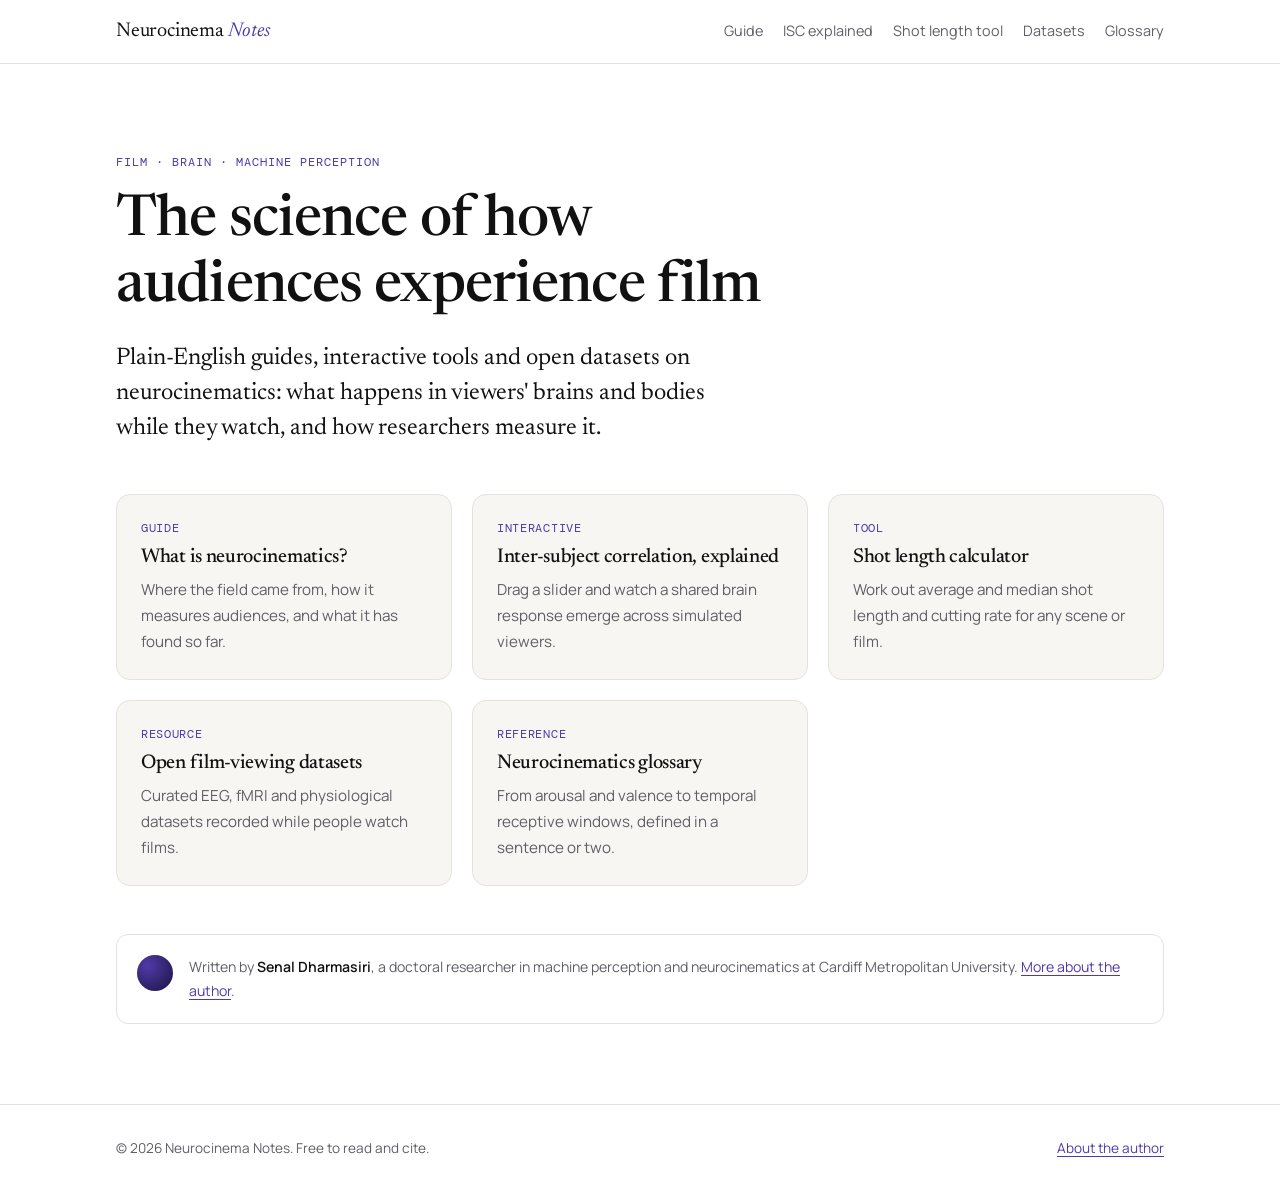
<file: index.html>
<!doctype html>
<html lang="en-GB">
<head>
<meta charset="utf-8">
<meta name="viewport" content="width=device-width, initial-scale=1">
<title>Neurocinema Notes: the science of how audiences experience film</title>
<meta name="description" content="Free guides, interactive tools and datasets on neurocinematics: how film shapes attention, emotion and brain activity, explained in plain English.">
<link rel="canonical" href="https://shenalme.github.io/neurocinematics/">
<meta property="og:type" content="website">
<meta property="og:site_name" content="Neurocinema Notes">
<meta property="og:title" content="Neurocinema Notes: the science of how audiences experience film">
<meta property="og:description" content="Free guides, interactive tools and datasets on neurocinematics: how film shapes attention, emotion and brain activity, explained in plain English.">
<meta property="og:url" content="https://shenalme.github.io/neurocinematics/">
<meta name="twitter:card" content="summary">
<meta name="theme-color" content="#503aa8">
<link rel="icon" href="data:image/svg+xml,%3Csvg xmlns='http://www.w3.org/2000/svg' viewBox='0 0 32 32'%3E%3Ccircle cx='16' cy='16' r='14' fill='%23503aa8'/%3E%3Cpath d='M8 17c3-6 5 6 8 0s5 6 8 0' stroke='white' stroke-width='2.4' fill='none' stroke-linecap='round'/%3E%3C/svg%3E">
<link rel="preconnect" href="https://fonts.googleapis.com"><link rel="preconnect" href="https://fonts.gstatic.com" crossorigin><link rel="stylesheet" href="https://fonts.googleapis.com/css2?family=Newsreader:ital,opsz,wght@0,6..72,400;0,6..72,500;1,6..72,400&family=Manrope:wght@400;500;600;700&family=DM+Mono:wght@400;500&display=swap">
<link rel="stylesheet" href="assets/style.css">
<script type="application/ld+json">{"@context": "https://schema.org", "@type": "WebSite", "name": "Neurocinema Notes", "url": "https://shenalme.github.io/neurocinematics/", "description": "Free guides, interactive tools and datasets on neurocinematics: how film shapes attention, emotion and brain activity, explained in plain English.", "author": {"@type": "Person", "name": "Senal Dharmasiri", "url": "https://senaldharmasiri.co.uk/"}}</script>
</head>
<body>
<a href="#main" style="position:absolute;left:-9999px" onfocus="this.style.left='12px'">Skip to content</a>
<header class="site-head"><div class="wrap"><a class="brand" href="">Neurocinema <span>Notes</span></a><nav class="nav" aria-label="Main"><a href="what-is-neurocinematics/">Guide</a><a href="inter-subject-correlation/">ISC explained</a><a href="shot-length-calculator/">Shot length tool</a><a href="datasets/">Datasets</a><a href="glossary/">Glossary</a></nav></div></header>
<main id="main">
<section class="wrap hero"><p class="eyebrow">Film · Brain · Machine perception</p>
<h1>The science of how audiences experience film</h1>
<p class="lede" style="max-width:40rem">Plain-English guides, interactive tools and open datasets on neurocinematics: what happens in viewers' brains and bodies while they watch, and how researchers measure it.</p></section>
<section class="wrap" style="padding-bottom:5rem"><div class="grid">
<a class="card reveal" href="what-is-neurocinematics/"><span class="tag">Guide</span><h3>What is neurocinematics?</h3><p>Where the field came from, how it measures audiences, and what it has found so far.</p></a>
<a class="card reveal" href="inter-subject-correlation/"><span class="tag">Interactive</span><h3>Inter-subject correlation, explained</h3><p>Drag a slider and watch a shared brain response emerge across simulated viewers.</p></a>
<a class="card reveal" href="shot-length-calculator/"><span class="tag">Tool</span><h3>Shot length calculator</h3><p>Work out average and median shot length and cutting rate for any scene or film.</p></a>
<a class="card reveal" href="datasets/"><span class="tag">Resource</span><h3>Open film-viewing datasets</h3><p>Curated EEG, fMRI and physiological datasets recorded while people watch films.</p></a>
<a class="card reveal" href="glossary/"><span class="tag">Reference</span><h3>Neurocinematics glossary</h3><p>From arousal and valence to temporal receptive windows, defined in a sentence or two.</p></a>
</div><aside class="author reveal" aria-label="About the author"><span class="dot" aria-hidden="true"></span>
<p style="margin:0">Written by <b>Senal Dharmasiri</b>, a doctoral researcher in machine perception and neurocinematics at Cardiff Metropolitan University. <a href="https://senaldharmasiri.co.uk/">More about the author</a>.</p></aside></section>
</main>
<footer class="site-foot"><div class="wrap"><span>&copy; <span id="year">2026</span> Neurocinema Notes. Free to read and cite.</span><span><a href="https://senaldharmasiri.co.uk/">About the author</a></span></div></footer>
<script src="assets/site.js" defer></script>
</body>
</html>
</file>
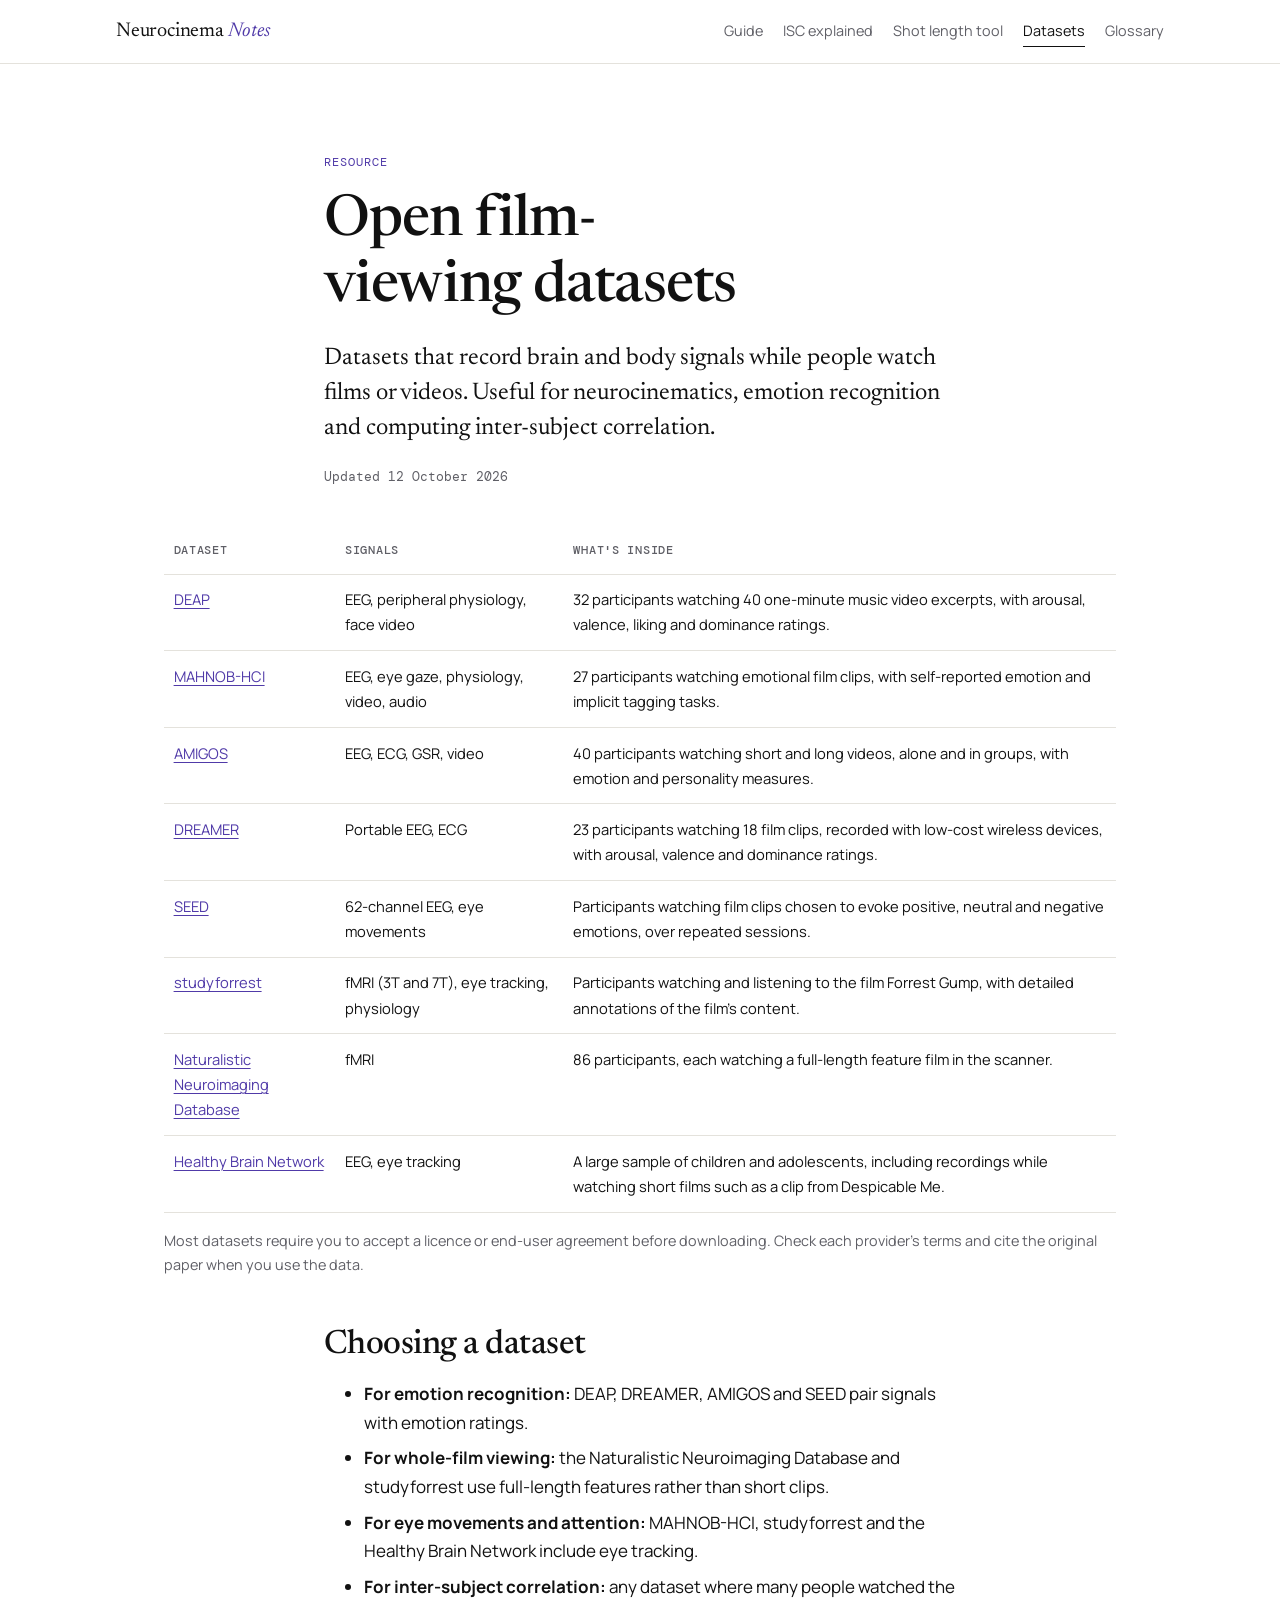
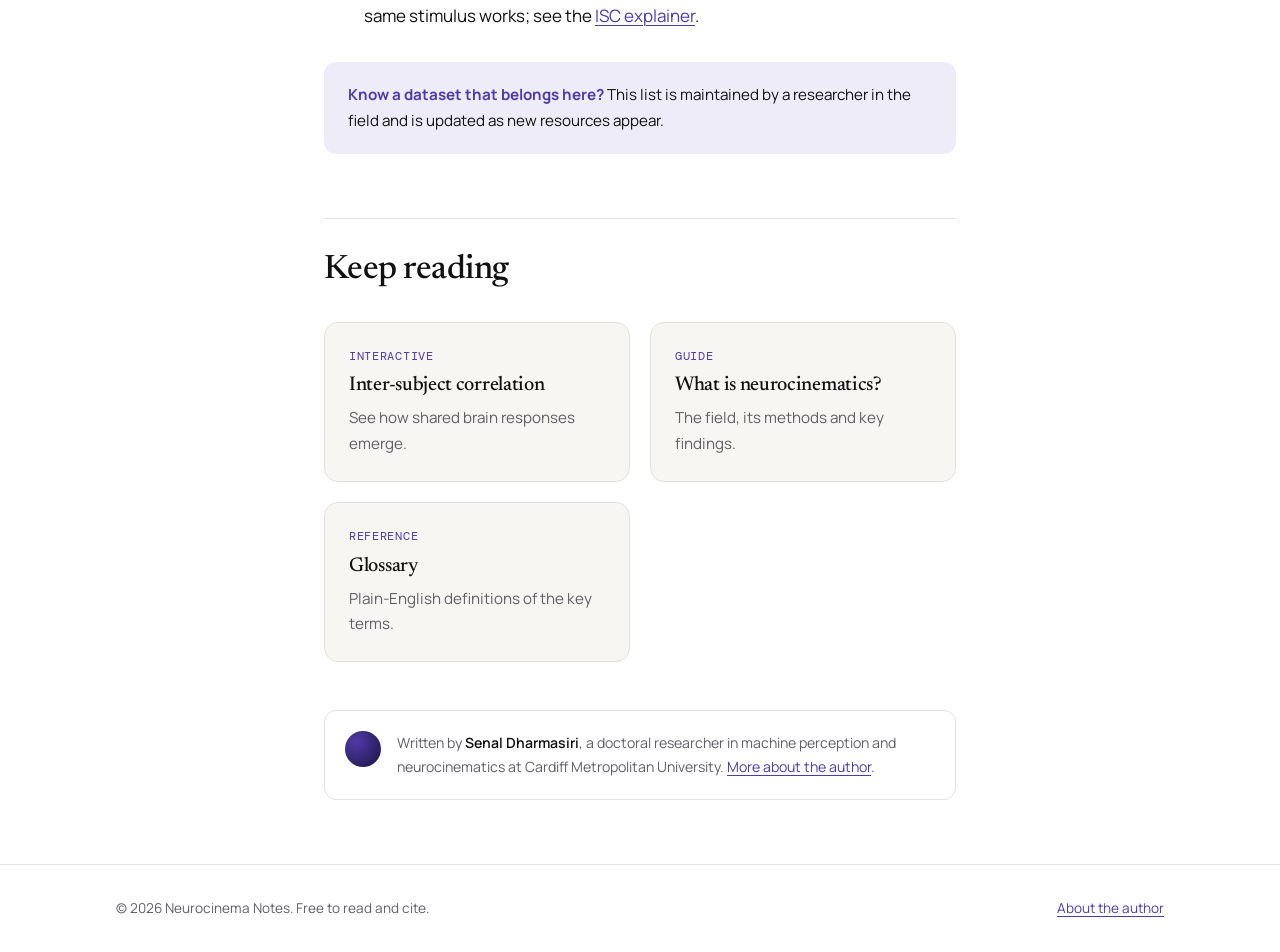
<file: datasets/index.html>
<!doctype html>
<html lang="en-GB">
<head>
<meta charset="utf-8">
<meta name="viewport" content="width=device-width, initial-scale=1">
<title>Open EEG, fMRI and physiological datasets of people watching films | Neurocinema Notes</title>
<meta name="description" content="A curated list of open datasets recording EEG, fMRI, eye tracking and physiological signals while people watch films and videos, for neurocinematics and affective computing research.">
<link rel="canonical" href="https://shenalme.github.io/neurocinematics/datasets/">
<meta property="og:type" content="article">
<meta property="og:site_name" content="Neurocinema Notes">
<meta property="og:title" content="Open EEG, fMRI and physiological datasets of people watching films">
<meta property="og:description" content="A curated list of open datasets recording EEG, fMRI, eye tracking and physiological signals while people watch films and videos, for neurocinematics and affective computing research.">
<meta property="og:url" content="https://shenalme.github.io/neurocinematics/datasets/">
<meta name="twitter:card" content="summary">
<meta name="theme-color" content="#503aa8">
<link rel="icon" href="data:image/svg+xml,%3Csvg xmlns='http://www.w3.org/2000/svg' viewBox='0 0 32 32'%3E%3Ccircle cx='16' cy='16' r='14' fill='%23503aa8'/%3E%3Cpath d='M8 17c3-6 5 6 8 0s5 6 8 0' stroke='white' stroke-width='2.4' fill='none' stroke-linecap='round'/%3E%3C/svg%3E">
<link rel="preconnect" href="https://fonts.googleapis.com"><link rel="preconnect" href="https://fonts.gstatic.com" crossorigin><link rel="stylesheet" href="https://fonts.googleapis.com/css2?family=Newsreader:ital,opsz,wght@0,6..72,400;0,6..72,500;1,6..72,400&family=Manrope:wght@400;500;600;700&family=DM+Mono:wght@400;500&display=swap">
<link rel="stylesheet" href="../assets/style.css">
<script type="application/ld+json">{"@context": "https://schema.org", "@type": "Article", "headline": "Open EEG, fMRI and physiological datasets of people watching films", "description": "A curated list of open datasets recording EEG, fMRI, eye tracking and physiological signals while people watch films and videos, for neurocinematics and affective computing research.", "url": "https://shenalme.github.io/neurocinematics/datasets/", "author": {"@type": "Person", "name": "Senal Dharmasiri", "url": "https://senaldharmasiri.co.uk/", "affiliation": {"@type": "CollegeOrUniversity", "name": "Cardiff Metropolitan University"}}, "datePublished": "2026-10-12", "dateModified": "2026-10-12"}</script>
</head>
<body>
<a href="#main" style="position:absolute;left:-9999px" onfocus="this.style.left='12px'">Skip to content</a>
<header class="site-head"><div class="wrap"><a class="brand" href="../">Neurocinema <span>Notes</span></a><nav class="nav" aria-label="Main"><a href="../what-is-neurocinematics/">Guide</a><a href="../inter-subject-correlation/">ISC explained</a><a href="../shot-length-calculator/">Shot length tool</a><a href="../datasets/" aria-current="page">Datasets</a><a href="../glossary/">Glossary</a></nav></div></header>
<main id="main">
<article><header class="read hero"><p class="eyebrow">Resource</p>
<h1>Open film-viewing datasets</h1>
<p class="lede">Datasets that record brain and body signals while people watch films or videos. Useful for neurocinematics, emotion recognition and computing inter-subject correlation.</p>
<p class="meta">Updated 12 October 2026</p></header>
<div class="wrap" style="max-width:62rem">
<div class="table-wrap reveal"><table>
<thead><tr><th style="width:18%">Dataset</th><th style="width:24%">Signals</th><th>What's inside</th></tr></thead>
<tbody><tr><td><a href="https://www.eecs.qmul.ac.uk/mmv/datasets/deap/">DEAP</a></td><td>EEG, peripheral physiology, face video</td><td>32 participants watching 40 one-minute music video excerpts, with arousal, valence, liking and dominance ratings.</td></tr><tr><td><a href="https://ibug.doc.ic.ac.uk/resources/mahnob-hci-tagging-database/">MAHNOB-HCI</a></td><td>EEG, eye gaze, physiology, video, audio</td><td>27 participants watching emotional film clips, with self-reported emotion and implicit tagging tasks.</td></tr><tr><td><a href="https://www.eecs.qmul.ac.uk/mmv/datasets/amigos/">AMIGOS</a></td><td>EEG, ECG, GSR, video</td><td>40 participants watching short and long videos, alone and in groups, with emotion and personality measures.</td></tr><tr><td><a href="https://zenodo.org/records/546113">DREAMER</a></td><td>Portable EEG, ECG</td><td>23 participants watching 18 film clips, recorded with low-cost wireless devices, with arousal, valence and dominance ratings.</td></tr><tr><td><a href="https://bcmi.sjtu.edu.cn/home/seed/">SEED</a></td><td>62-channel EEG, eye movements</td><td>Participants watching film clips chosen to evoke positive, neutral and negative emotions, over repeated sessions.</td></tr><tr><td><a href="https://www.studyforrest.org/">studyforrest</a></td><td>fMRI (3T and 7T), eye tracking, physiology</td><td>Participants watching and listening to the film Forrest Gump, with detailed annotations of the film's content.</td></tr><tr><td><a href="https://openneuro.org/datasets/ds002837">Naturalistic Neuroimaging Database</a></td><td>fMRI</td><td>86 participants, each watching a full-length feature film in the scanner.</td></tr><tr><td><a href="https://fcon_1000.projects.nitrc.org/indi/cmi_healthy_brain_network/">Healthy Brain Network</a></td><td>EEG, eye tracking</td><td>A large sample of children and adolescents, including recordings while watching short films such as a clip from Despicable Me.</td></tr></tbody></table></div>
<p class="muted reveal" style="font-size:.9rem;margin-top:1rem">Most datasets require you to accept a licence or end-user agreement before downloading. Check each provider's terms and cite the original paper when you use the data.</p>
</div>
<div class="read">
<h2 class="reveal">Choosing a dataset</h2>
<ul class="reveal">
<li><strong>For emotion recognition:</strong> DEAP, DREAMER, AMIGOS and SEED pair signals with emotion ratings.</li>
<li><strong>For whole-film viewing:</strong> the Naturalistic Neuroimaging Database and studyforrest use full-length features rather than short clips.</li>
<li><strong>For eye movements and attention:</strong> MAHNOB-HCI, studyforrest and the Healthy Brain Network include eye tracking.</li>
<li><strong>For inter-subject correlation:</strong> any dataset where many people watched the same stimulus works; see the <a href="../inter-subject-correlation/">ISC explainer</a>.</li>
</ul>
<div class="note reveal"><strong>Know a dataset that belongs here?</strong> This list is maintained by a researcher in the field and is updated as new resources appear.</div>
<section class="related reveal"><h2 style="margin-top:0">Keep reading</h2><div class="grid"><a class="card" href="../inter-subject-correlation/"><span class="tag">Interactive</span><h3>Inter-subject correlation</h3><p>See how shared brain responses emerge.</p></a><a class="card" href="../what-is-neurocinematics/"><span class="tag">Guide</span><h3>What is neurocinematics?</h3><p>The field, its methods and key findings.</p></a><a class="card" href="../glossary/"><span class="tag">Reference</span><h3>Glossary</h3><p>Plain-English definitions of the key terms.</p></a></div></section>
<aside class="author reveal" aria-label="About the author"><span class="dot" aria-hidden="true"></span>
<p style="margin:0">Written by <b>Senal Dharmasiri</b>, a doctoral researcher in machine perception and neurocinematics at Cardiff Metropolitan University. <a href="https://senaldharmasiri.co.uk/">More about the author</a>.</p></aside>
</div></article>
</main>
<footer class="site-foot"><div class="wrap"><span>&copy; <span id="year">2026</span> Neurocinema Notes. Free to read and cite.</span><span><a href="https://senaldharmasiri.co.uk/">About the author</a></span></div></footer>
<script src="../assets/site.js" defer></script>
</body>
</html>
</file>
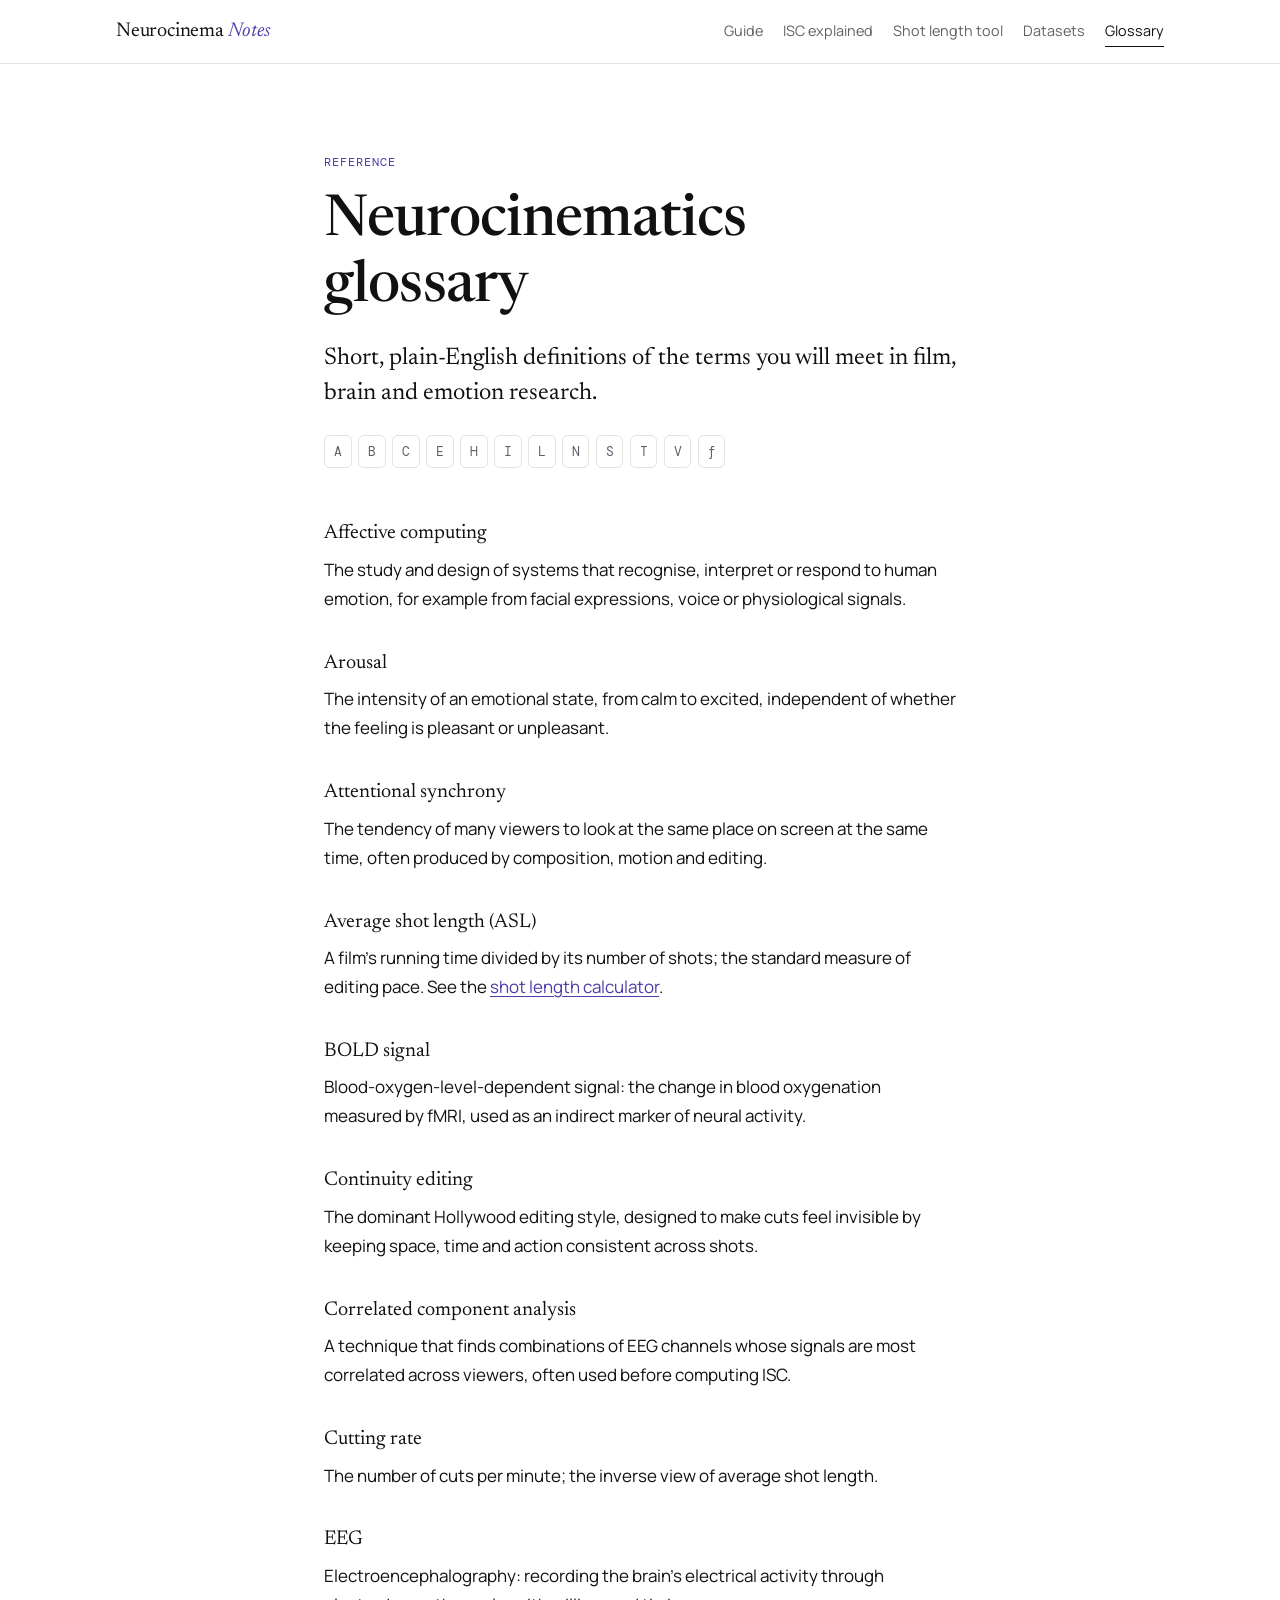
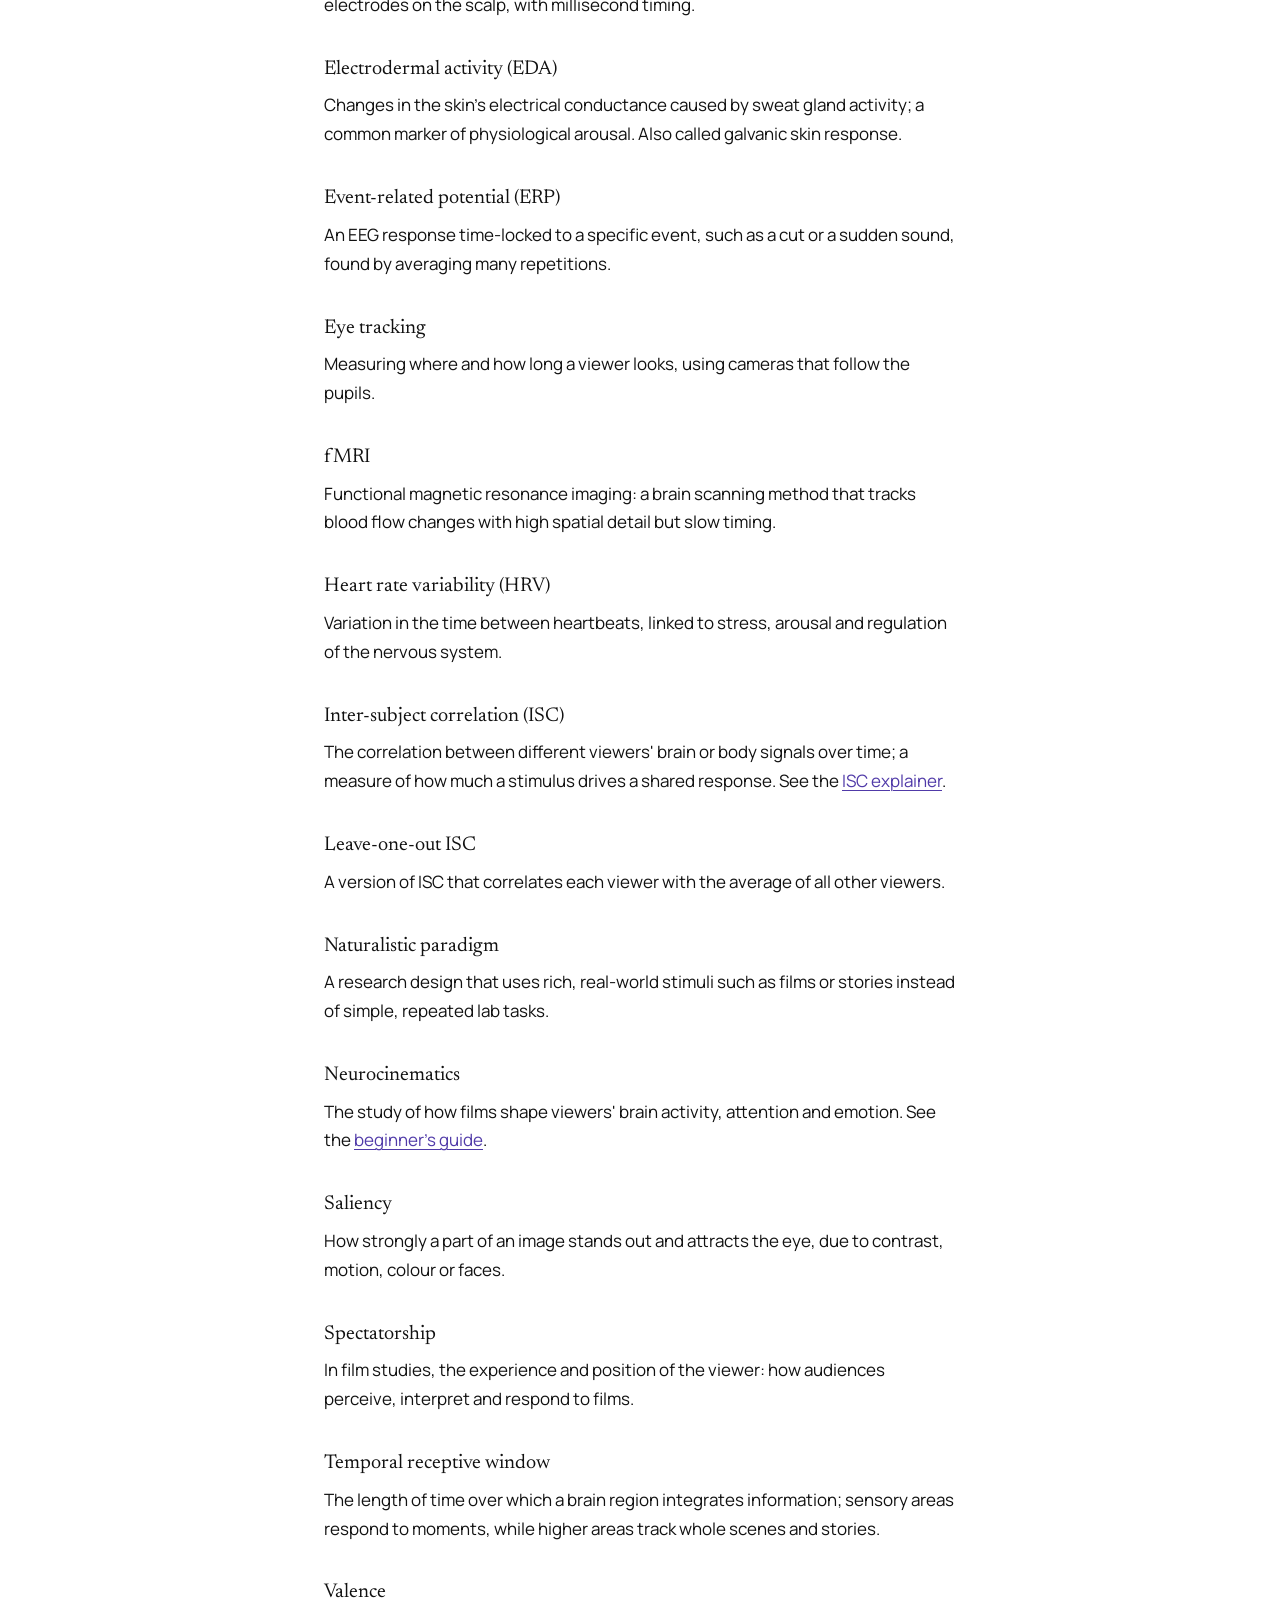
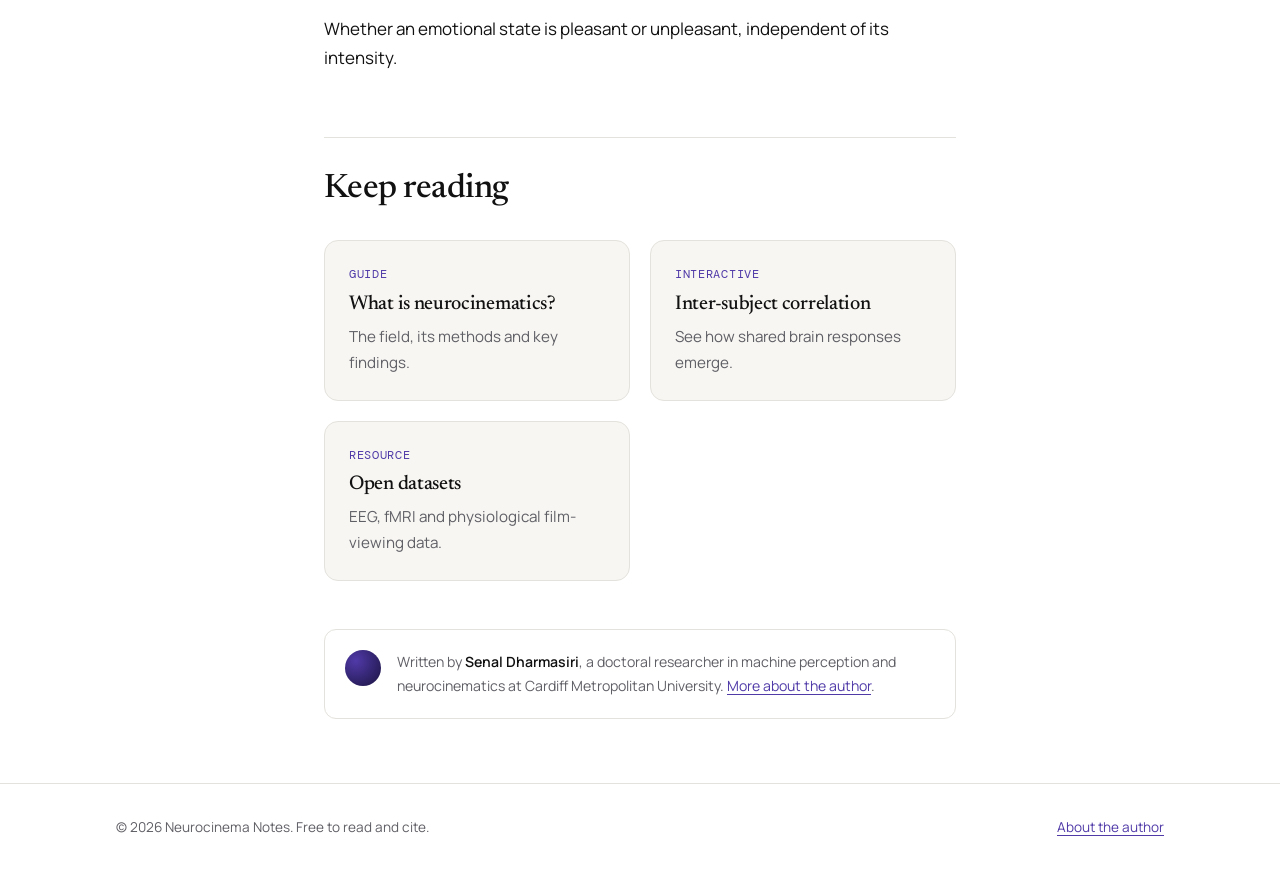
<file: glossary/index.html>
<!doctype html>
<html lang="en-GB">
<head>
<meta charset="utf-8">
<meta name="viewport" content="width=device-width, initial-scale=1">
<title>Neurocinematics glossary: key terms in film, brain and emotion research | Neurocinema Notes</title>
<meta name="description" content="Plain-English definitions of key terms in neurocinematics and affective computing, from arousal and valence to inter-subject correlation and average shot length.">
<link rel="canonical" href="https://shenalme.github.io/neurocinematics/glossary/">
<meta property="og:type" content="article">
<meta property="og:site_name" content="Neurocinema Notes">
<meta property="og:title" content="Neurocinematics glossary: key terms in film, brain and emotion research">
<meta property="og:description" content="Plain-English definitions of key terms in neurocinematics and affective computing, from arousal and valence to inter-subject correlation and average shot length.">
<meta property="og:url" content="https://shenalme.github.io/neurocinematics/glossary/">
<meta name="twitter:card" content="summary">
<meta name="theme-color" content="#503aa8">
<link rel="icon" href="data:image/svg+xml,%3Csvg xmlns='http://www.w3.org/2000/svg' viewBox='0 0 32 32'%3E%3Ccircle cx='16' cy='16' r='14' fill='%23503aa8'/%3E%3Cpath d='M8 17c3-6 5 6 8 0s5 6 8 0' stroke='white' stroke-width='2.4' fill='none' stroke-linecap='round'/%3E%3C/svg%3E">
<link rel="preconnect" href="https://fonts.googleapis.com"><link rel="preconnect" href="https://fonts.gstatic.com" crossorigin><link rel="stylesheet" href="https://fonts.googleapis.com/css2?family=Newsreader:ital,opsz,wght@0,6..72,400;0,6..72,500;1,6..72,400&family=Manrope:wght@400;500;600;700&family=DM+Mono:wght@400;500&display=swap">
<link rel="stylesheet" href="../assets/style.css">
<script type="application/ld+json">{"@context": "https://schema.org", "@type": "Article", "headline": "Neurocinematics glossary: key terms in film, brain and emotion research", "description": "Plain-English definitions of key terms in neurocinematics and affective computing, from arousal and valence to inter-subject correlation and average shot length.", "url": "https://shenalme.github.io/neurocinematics/glossary/", "author": {"@type": "Person", "name": "Senal Dharmasiri", "url": "https://senaldharmasiri.co.uk/", "affiliation": {"@type": "CollegeOrUniversity", "name": "Cardiff Metropolitan University"}}, "datePublished": "2026-10-12", "dateModified": "2026-10-12"}</script>
</head>
<body>
<a href="#main" style="position:absolute;left:-9999px" onfocus="this.style.left='12px'">Skip to content</a>
<header class="site-head"><div class="wrap"><a class="brand" href="../">Neurocinema <span>Notes</span></a><nav class="nav" aria-label="Main"><a href="../what-is-neurocinematics/">Guide</a><a href="../inter-subject-correlation/">ISC explained</a><a href="../shot-length-calculator/">Shot length tool</a><a href="../datasets/">Datasets</a><a href="../glossary/" aria-current="page">Glossary</a></nav></div></header>
<main id="main">
<article><header class="read hero"><p class="eyebrow">Reference</p>
<h1>Neurocinematics glossary</h1>
<p class="lede">Short, plain-English definitions of the terms you will meet in film, brain and emotion research.</p>
<nav class="az" aria-label="Jump to letter"><a href="#letter-A">A</a><a href="#letter-B">B</a><a href="#letter-C">C</a><a href="#letter-E">E</a><a href="#letter-H">H</a><a href="#letter-I">I</a><a href="#letter-L">L</a><a href="#letter-N">N</a><a href="#letter-S">S</a><a href="#letter-T">T</a><a href="#letter-V">V</a><a href="#letter-f">f</a></nav></header>
<div class="read"><dl class="glossary"><dt class="reveal" id="letter-A">Affective computing</dt><dd class="reveal">The study and design of systems that recognise, interpret or respond to human emotion, for example from facial expressions, voice or physiological signals.</dd><dt class="reveal">Arousal</dt><dd class="reveal">The intensity of an emotional state, from calm to excited, independent of whether the feeling is pleasant or unpleasant.</dd><dt class="reveal">Attentional synchrony</dt><dd class="reveal">The tendency of many viewers to look at the same place on screen at the same time, often produced by composition, motion and editing.</dd><dt class="reveal">Average shot length (ASL)</dt><dd class="reveal">A film's running time divided by its number of shots; the standard measure of editing pace. See the <a href="../shot-length-calculator/">shot length calculator</a>.</dd><dt class="reveal" id="letter-B">BOLD signal</dt><dd class="reveal">Blood-oxygen-level-dependent signal: the change in blood oxygenation measured by fMRI, used as an indirect marker of neural activity.</dd><dt class="reveal" id="letter-C">Continuity editing</dt><dd class="reveal">The dominant Hollywood editing style, designed to make cuts feel invisible by keeping space, time and action consistent across shots.</dd><dt class="reveal">Correlated component analysis</dt><dd class="reveal">A technique that finds combinations of EEG channels whose signals are most correlated across viewers, often used before computing ISC.</dd><dt class="reveal">Cutting rate</dt><dd class="reveal">The number of cuts per minute; the inverse view of average shot length.</dd><dt class="reveal" id="letter-E">EEG</dt><dd class="reveal">Electroencephalography: recording the brain's electrical activity through electrodes on the scalp, with millisecond timing.</dd><dt class="reveal">Electrodermal activity (EDA)</dt><dd class="reveal">Changes in the skin's electrical conductance caused by sweat gland activity; a common marker of physiological arousal. Also called galvanic skin response.</dd><dt class="reveal">Event-related potential (ERP)</dt><dd class="reveal">An EEG response time-locked to a specific event, such as a cut or a sudden sound, found by averaging many repetitions.</dd><dt class="reveal">Eye tracking</dt><dd class="reveal">Measuring where and how long a viewer looks, using cameras that follow the pupils.</dd><dt class="reveal" id="letter-f">fMRI</dt><dd class="reveal">Functional magnetic resonance imaging: a brain scanning method that tracks blood flow changes with high spatial detail but slow timing.</dd><dt class="reveal" id="letter-H">Heart rate variability (HRV)</dt><dd class="reveal">Variation in the time between heartbeats, linked to stress, arousal and regulation of the nervous system.</dd><dt class="reveal" id="letter-I">Inter-subject correlation (ISC)</dt><dd class="reveal">The correlation between different viewers' brain or body signals over time; a measure of how much a stimulus drives a shared response. See the <a href="../inter-subject-correlation/">ISC explainer</a>.</dd><dt class="reveal" id="letter-L">Leave-one-out ISC</dt><dd class="reveal">A version of ISC that correlates each viewer with the average of all other viewers.</dd><dt class="reveal" id="letter-N">Naturalistic paradigm</dt><dd class="reveal">A research design that uses rich, real-world stimuli such as films or stories instead of simple, repeated lab tasks.</dd><dt class="reveal">Neurocinematics</dt><dd class="reveal">The study of how films shape viewers' brain activity, attention and emotion. See the <a href="../what-is-neurocinematics/">beginner's guide</a>.</dd><dt class="reveal" id="letter-S">Saliency</dt><dd class="reveal">How strongly a part of an image stands out and attracts the eye, due to contrast, motion, colour or faces.</dd><dt class="reveal">Spectatorship</dt><dd class="reveal">In film studies, the experience and position of the viewer: how audiences perceive, interpret and respond to films.</dd><dt class="reveal" id="letter-T">Temporal receptive window</dt><dd class="reveal">The length of time over which a brain region integrates information; sensory areas respond to moments, while higher areas track whole scenes and stories.</dd><dt class="reveal" id="letter-V">Valence</dt><dd class="reveal">Whether an emotional state is pleasant or unpleasant, independent of its intensity.</dd></dl>
<section class="related reveal"><h2 style="margin-top:0">Keep reading</h2><div class="grid"><a class="card" href="../what-is-neurocinematics/"><span class="tag">Guide</span><h3>What is neurocinematics?</h3><p>The field, its methods and key findings.</p></a><a class="card" href="../inter-subject-correlation/"><span class="tag">Interactive</span><h3>Inter-subject correlation</h3><p>See how shared brain responses emerge.</p></a><a class="card" href="../datasets/"><span class="tag">Resource</span><h3>Open datasets</h3><p>EEG, fMRI and physiological film-viewing data.</p></a></div></section>
<aside class="author reveal" aria-label="About the author"><span class="dot" aria-hidden="true"></span>
<p style="margin:0">Written by <b>Senal Dharmasiri</b>, a doctoral researcher in machine perception and neurocinematics at Cardiff Metropolitan University. <a href="https://senaldharmasiri.co.uk/">More about the author</a>.</p></aside>
</div></article>
</main>
<footer class="site-foot"><div class="wrap"><span>&copy; <span id="year">2026</span> Neurocinema Notes. Free to read and cite.</span><span><a href="https://senaldharmasiri.co.uk/">About the author</a></span></div></footer>
<script src="../assets/site.js" defer></script>
</body>
</html>
</file>
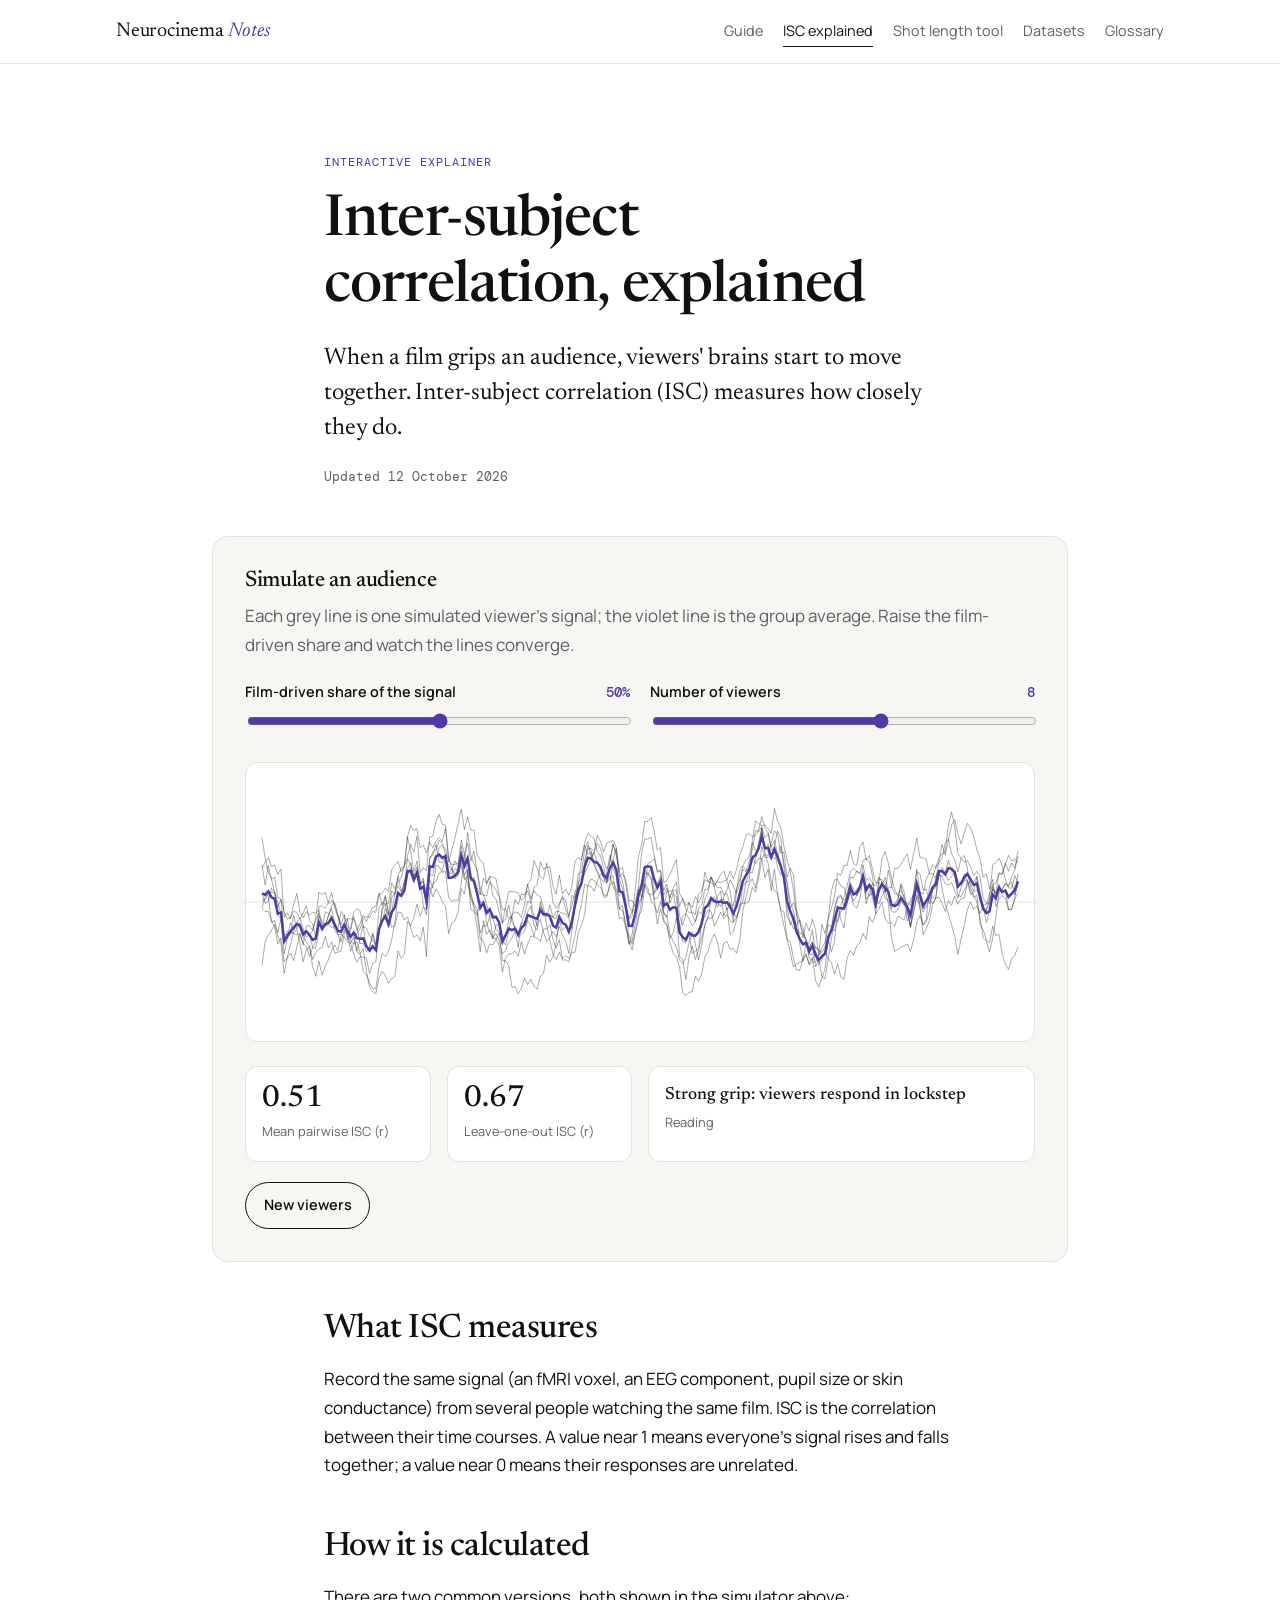
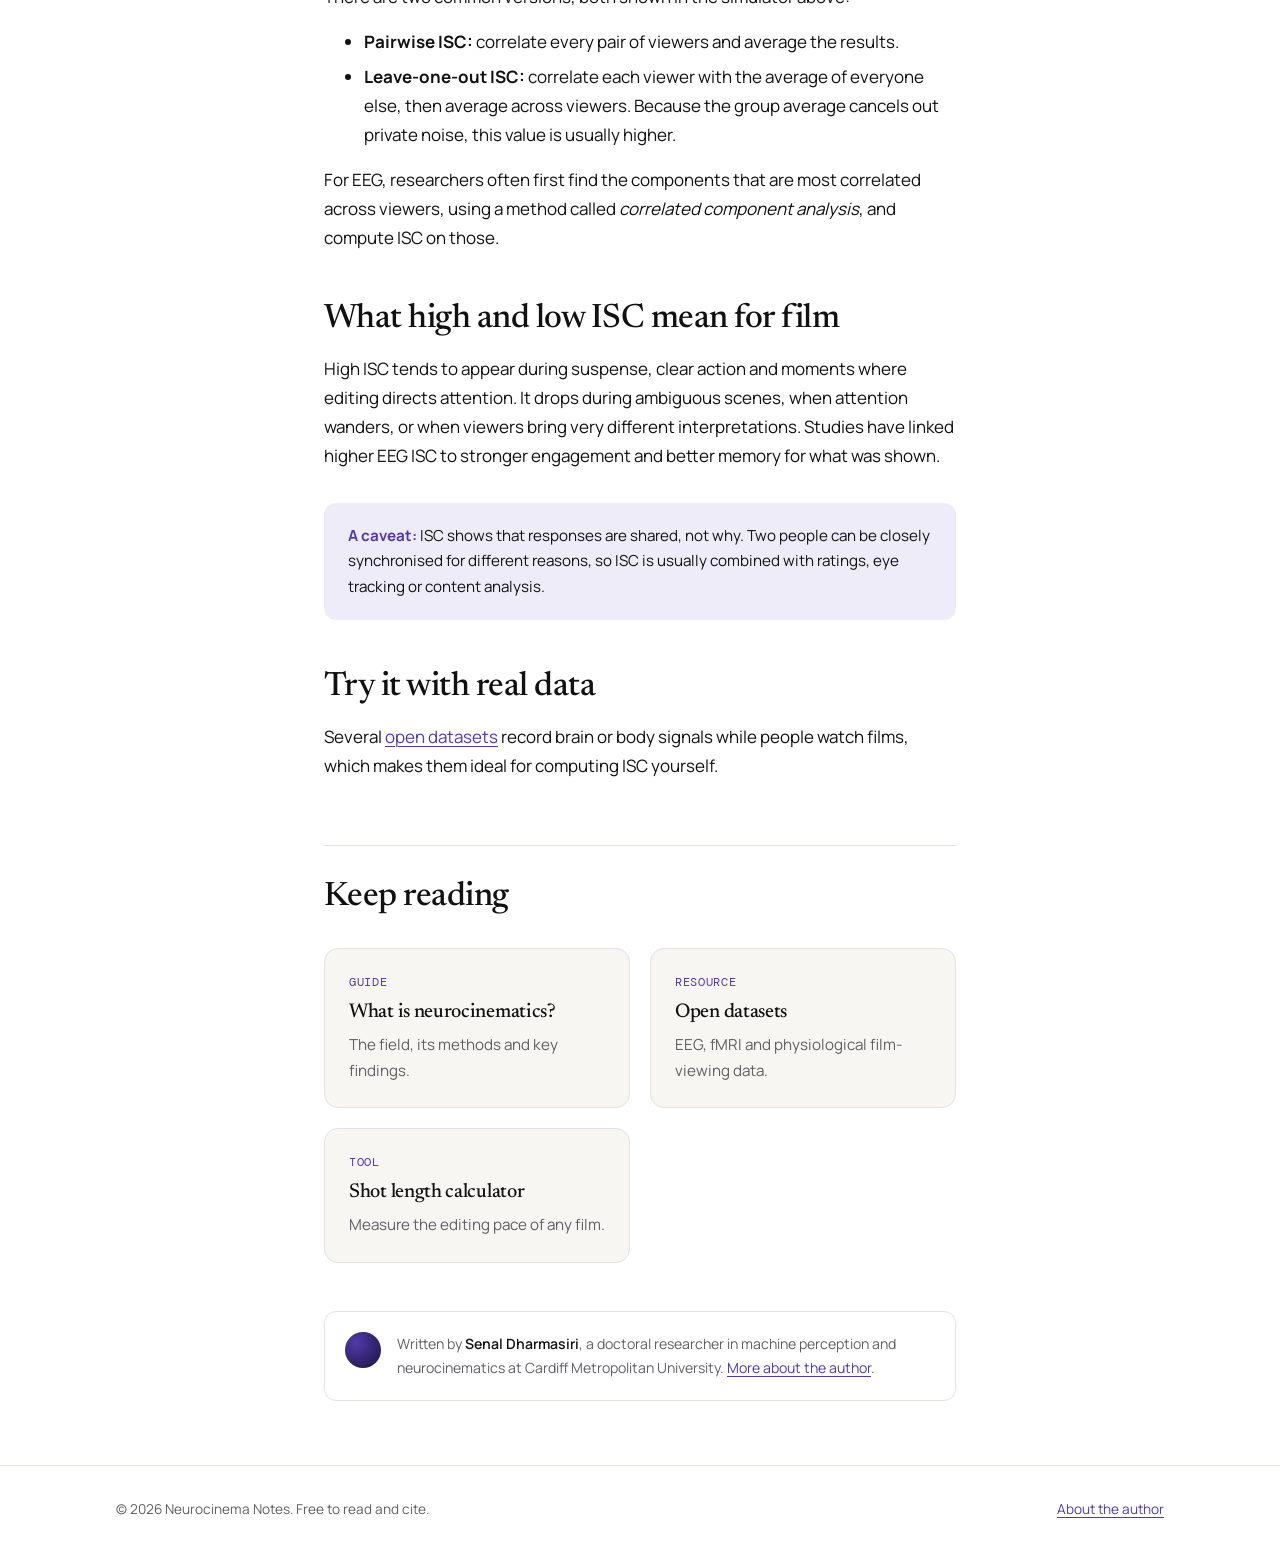
<file: inter-subject-correlation/index.html>
<!doctype html>
<html lang="en-GB">
<head>
<meta charset="utf-8">
<meta name="viewport" content="width=device-width, initial-scale=1">
<title>Inter-subject correlation (ISC) explained, with an interactive simulator | Neurocinema Notes</title>
<meta name="description" content="What inter-subject correlation means in film and neuroscience research, how it is calculated, and an interactive simulator showing how shared viewer responses emerge.">
<link rel="canonical" href="https://shenalme.github.io/neurocinematics/inter-subject-correlation/">
<meta property="og:type" content="article">
<meta property="og:site_name" content="Neurocinema Notes">
<meta property="og:title" content="Inter-subject correlation (ISC) explained, with an interactive simulator">
<meta property="og:description" content="What inter-subject correlation means in film and neuroscience research, how it is calculated, and an interactive simulator showing how shared viewer responses emerge.">
<meta property="og:url" content="https://shenalme.github.io/neurocinematics/inter-subject-correlation/">
<meta name="twitter:card" content="summary">
<meta name="theme-color" content="#503aa8">
<link rel="icon" href="data:image/svg+xml,%3Csvg xmlns='http://www.w3.org/2000/svg' viewBox='0 0 32 32'%3E%3Ccircle cx='16' cy='16' r='14' fill='%23503aa8'/%3E%3Cpath d='M8 17c3-6 5 6 8 0s5 6 8 0' stroke='white' stroke-width='2.4' fill='none' stroke-linecap='round'/%3E%3C/svg%3E">
<link rel="preconnect" href="https://fonts.googleapis.com"><link rel="preconnect" href="https://fonts.gstatic.com" crossorigin><link rel="stylesheet" href="https://fonts.googleapis.com/css2?family=Newsreader:ital,opsz,wght@0,6..72,400;0,6..72,500;1,6..72,400&family=Manrope:wght@400;500;600;700&family=DM+Mono:wght@400;500&display=swap">
<link rel="stylesheet" href="../assets/style.css">
<script type="application/ld+json">{"@context": "https://schema.org", "@type": "Article", "headline": "Inter-subject correlation (ISC) explained, with an interactive simulator", "description": "What inter-subject correlation means in film and neuroscience research, how it is calculated, and an interactive simulator showing how shared viewer responses emerge.", "url": "https://shenalme.github.io/neurocinematics/inter-subject-correlation/", "author": {"@type": "Person", "name": "Senal Dharmasiri", "url": "https://senaldharmasiri.co.uk/", "affiliation": {"@type": "CollegeOrUniversity", "name": "Cardiff Metropolitan University"}}, "datePublished": "2026-10-12", "dateModified": "2026-10-12"}</script>
</head>
<body>
<a href="#main" style="position:absolute;left:-9999px" onfocus="this.style.left='12px'">Skip to content</a>
<header class="site-head"><div class="wrap"><a class="brand" href="../">Neurocinema <span>Notes</span></a><nav class="nav" aria-label="Main"><a href="../what-is-neurocinematics/">Guide</a><a href="../inter-subject-correlation/" aria-current="page">ISC explained</a><a href="../shot-length-calculator/">Shot length tool</a><a href="../datasets/">Datasets</a><a href="../glossary/">Glossary</a></nav></div></header>
<main id="main">
<article><header class="read hero"><p class="eyebrow">Interactive explainer</p>
<h1>Inter-subject correlation, explained</h1>
<p class="lede">When a film grips an audience, viewers' brains start to move together. Inter-subject correlation (ISC) measures how closely they do.</p>
<p class="meta">Updated 12 October 2026</p></header>
<div class="wrap" style="max-width:56rem">
<section class="tool reveal" aria-labelledby="sim-title">
<h2 id="sim-title" style="margin-top:0;font-size:1.4rem">Simulate an audience</h2>
<p class="muted" style="margin-top:.5rem">Each grey line is one simulated viewer's signal; the violet line is the group average. Raise the film-driven share and watch the lines converge.</p>
<div class="controls" style="margin-top:1.25rem">
<div class="control"><label for="shared">Film-driven share of the signal <output id="shared-out">50%</output></label><input id="shared" type="range" min="0" max="100" value="50"></div>
<div class="control"><label for="viewers">Number of viewers <output id="viewers-out">8</output></label><input id="viewers" type="range" min="2" max="12" value="8"></div>
</div>
<div class="chart-wrap"><canvas id="isc-plot" class="plot" role="img" aria-label="Line chart of simulated viewer signals and their average"></canvas></div>
<div class="stats">
<div class="stat"><b id="isc-pair">–</b><span>Mean pairwise ISC (r)</span></div>
<div class="stat"><b id="isc-loo">–</b><span>Leave-one-out ISC (r)</span></div>
<div class="stat" style="grid-column:span 2"><b id="isc-read" style="font-size:1.1rem;line-height:1.4">–</b><span>Reading</span></div>
</div>
<p style="margin-top:1.25rem"><button class="btn ghost" id="reseed" type="button">New viewers</button></p>
</section>
</div>
<div class="read">
<h2 class="reveal">What ISC measures</h2>
<p class="reveal">Record the same signal (an fMRI voxel, an EEG component, pupil size or skin conductance) from several people watching the same film. ISC is the correlation between their time courses. A value near 1 means everyone's signal rises and falls together; a value near 0 means their responses are unrelated.</p>
<h2 class="reveal">How it is calculated</h2>
<p class="reveal">There are two common versions, both shown in the simulator above:</p>
<ul class="reveal">
<li><strong>Pairwise ISC:</strong> correlate every pair of viewers and average the results.</li>
<li><strong>Leave-one-out ISC:</strong> correlate each viewer with the average of everyone else, then average across viewers. Because the group average cancels out private noise, this value is usually higher.</li>
</ul>
<p class="reveal">For EEG, researchers often first find the components that are most correlated across viewers, using a method called <em>correlated component analysis</em>, and compute ISC on those.</p>
<h2 class="reveal">What high and low ISC mean for film</h2>
<p class="reveal">High ISC tends to appear during suspense, clear action and moments where editing directs attention. It drops during ambiguous scenes, when attention wanders, or when viewers bring very different interpretations. Studies have linked higher EEG ISC to stronger engagement and better memory for what was shown.</p>
<div class="note reveal"><strong>A caveat:</strong> ISC shows that responses are shared, not why. Two people can be closely synchronised for different reasons, so ISC is usually combined with ratings, eye tracking or content analysis.</div>
<h2 class="reveal">Try it with real data</h2>
<p class="reveal">Several <a href="../datasets/">open datasets</a> record brain or body signals while people watch films, which makes them ideal for computing ISC yourself.</p>
<section class="related reveal"><h2 style="margin-top:0">Keep reading</h2><div class="grid"><a class="card" href="../what-is-neurocinematics/"><span class="tag">Guide</span><h3>What is neurocinematics?</h3><p>The field, its methods and key findings.</p></a><a class="card" href="../datasets/"><span class="tag">Resource</span><h3>Open datasets</h3><p>EEG, fMRI and physiological film-viewing data.</p></a><a class="card" href="../shot-length-calculator/"><span class="tag">Tool</span><h3>Shot length calculator</h3><p>Measure the editing pace of any film.</p></a></div></section>
<aside class="author reveal" aria-label="About the author"><span class="dot" aria-hidden="true"></span>
<p style="margin:0">Written by <b>Senal Dharmasiri</b>, a doctoral researcher in machine perception and neurocinematics at Cardiff Metropolitan University. <a href="https://senaldharmasiri.co.uk/">More about the author</a>.</p></aside>
</div></article>
</main>
<footer class="site-foot"><div class="wrap"><span>&copy; <span id="year">2026</span> Neurocinema Notes. Free to read and cite.</span><span><a href="https://senaldharmasiri.co.uk/">About the author</a></span></div></footer>
<script src="../assets/site.js" defer></script><script src="../assets/isc.js" defer></script>
</body>
</html>
</file>
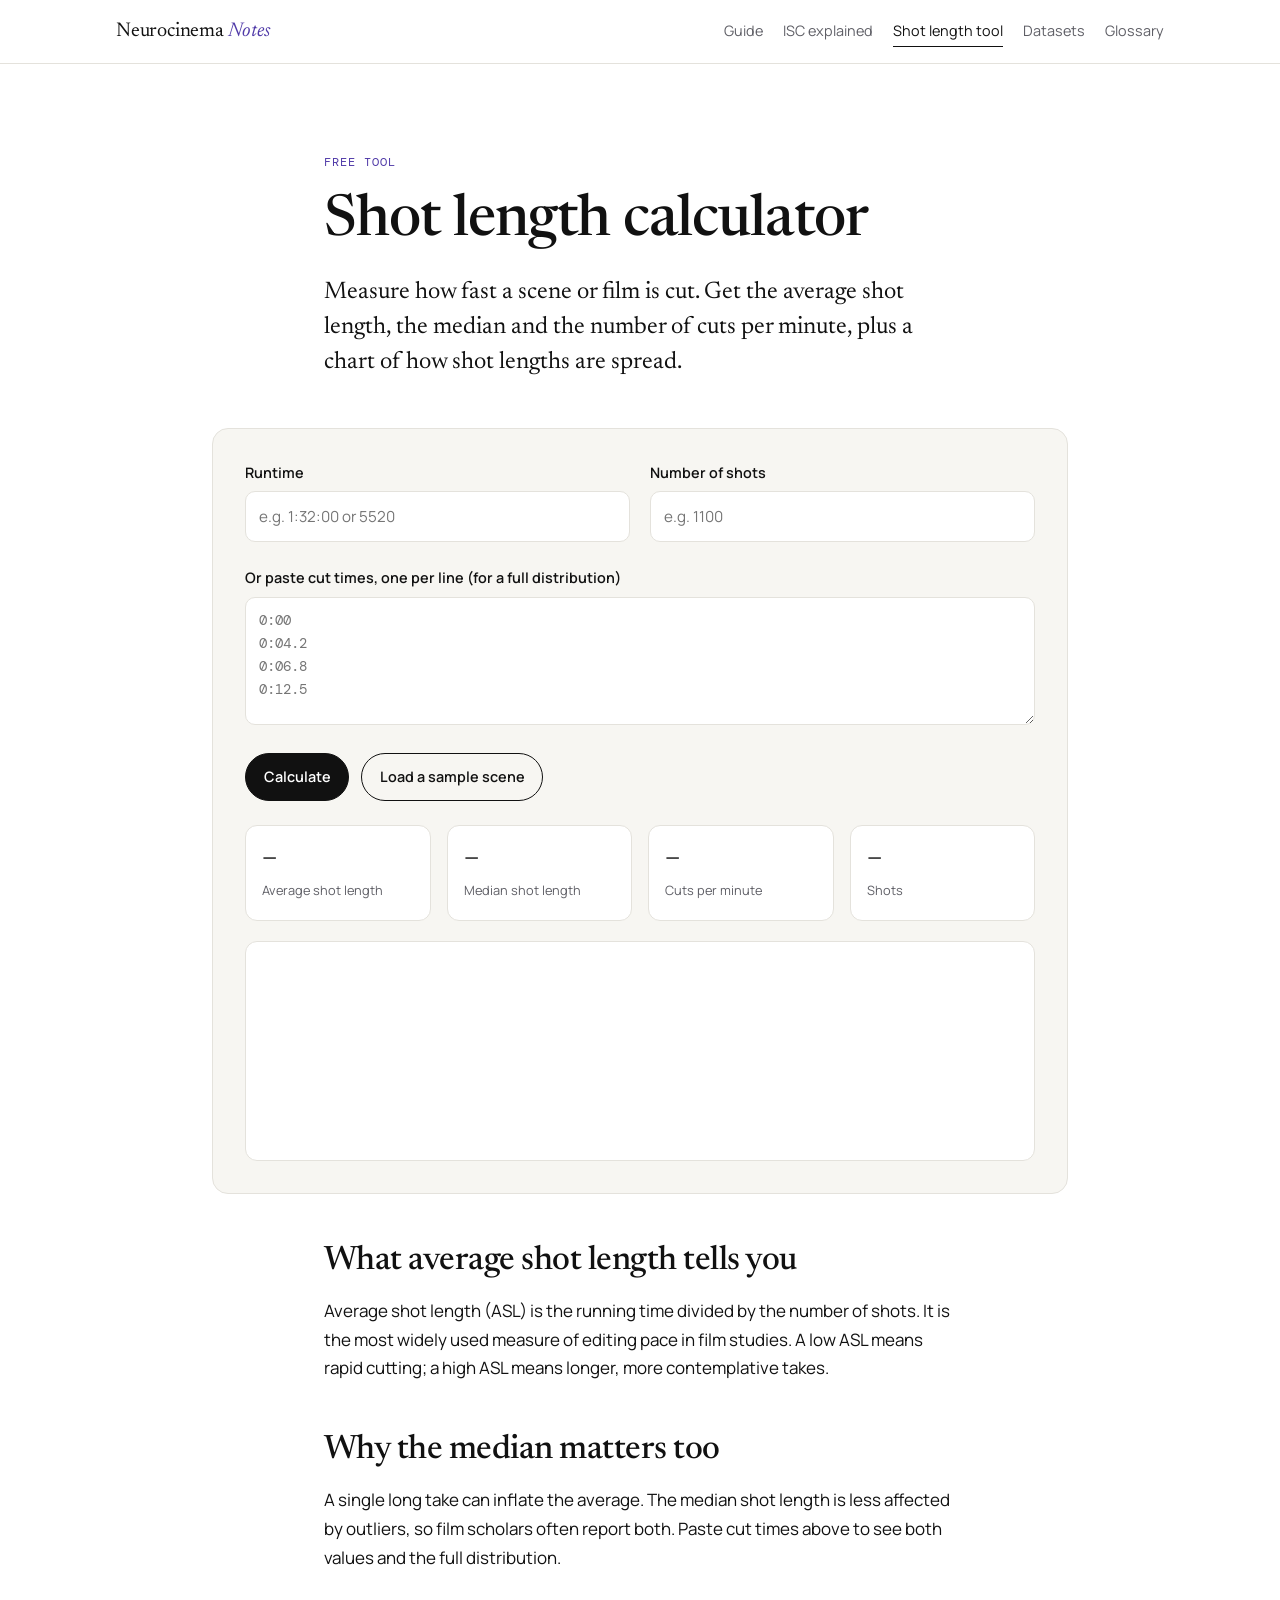
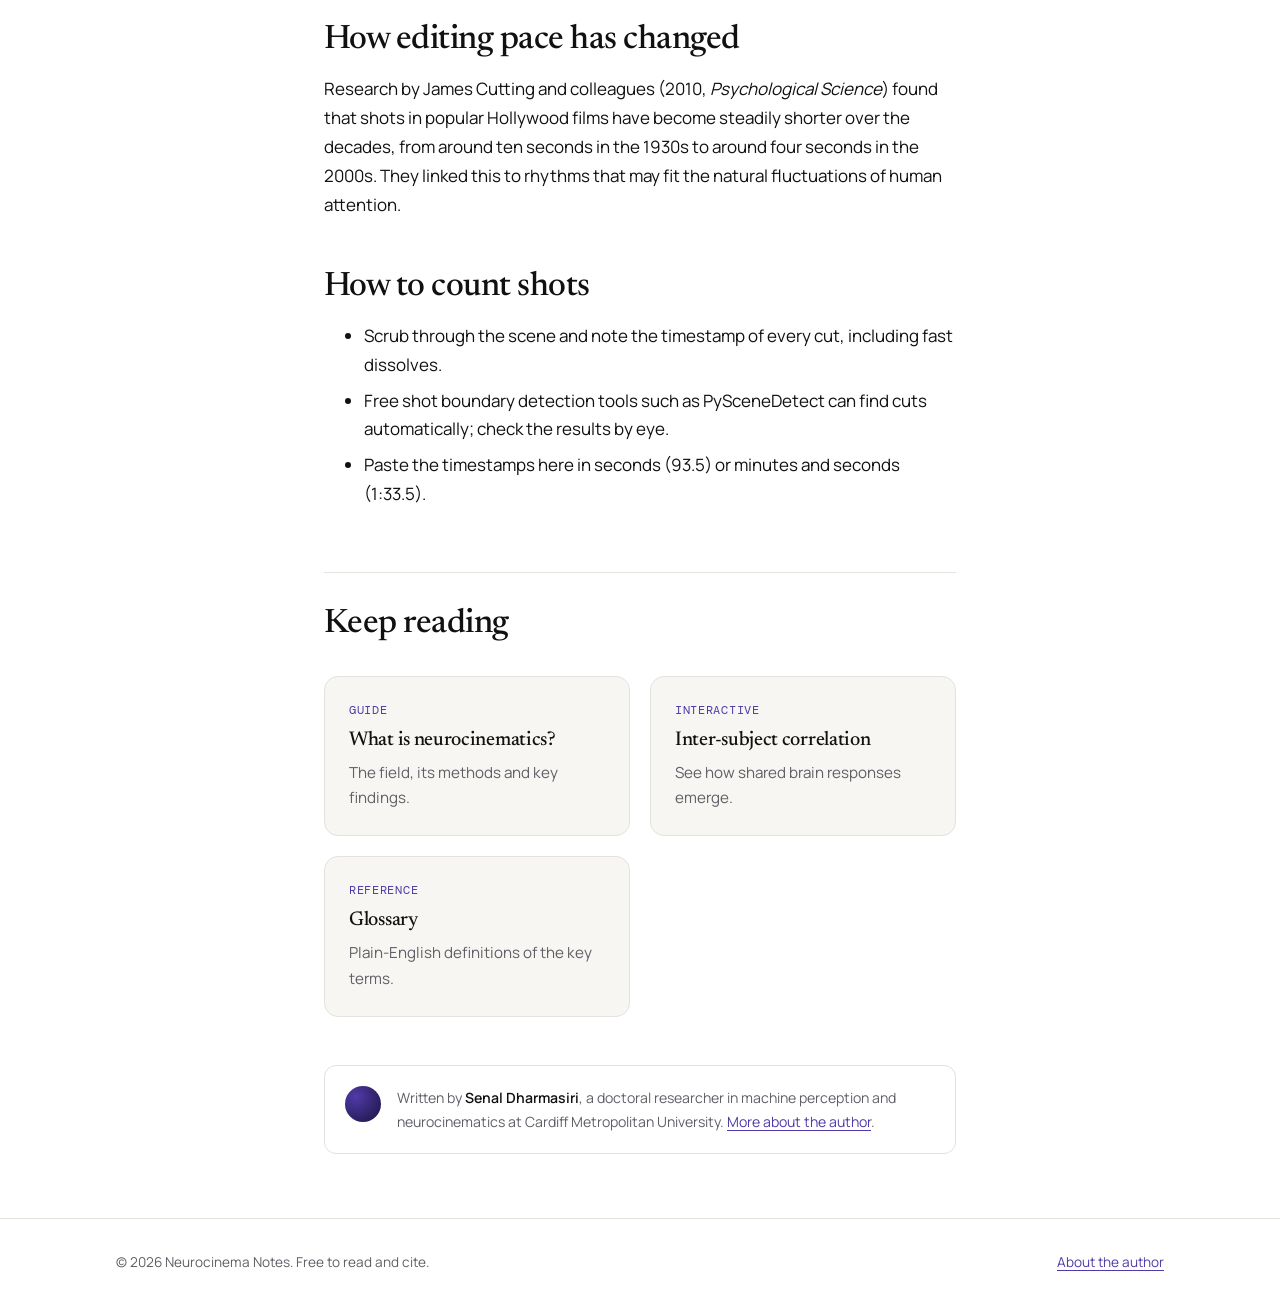
<file: shot-length-calculator/index.html>
<!doctype html>
<html lang="en-GB">
<head>
<meta charset="utf-8">
<meta name="viewport" content="width=device-width, initial-scale=1">
<title>Shot length calculator: average shot length and cutting rate | Neurocinema Notes</title>
<meta name="description" content="Free calculator for average shot length (ASL), median shot length and cuts per minute. Paste cut times or enter a runtime and shot count to measure a film&#x27;s editing pace.">
<link rel="canonical" href="https://shenalme.github.io/neurocinematics/shot-length-calculator/">
<meta property="og:type" content="article">
<meta property="og:site_name" content="Neurocinema Notes">
<meta property="og:title" content="Shot length calculator: average shot length and cutting rate">
<meta property="og:description" content="Free calculator for average shot length (ASL), median shot length and cuts per minute. Paste cut times or enter a runtime and shot count to measure a film&#x27;s editing pace.">
<meta property="og:url" content="https://shenalme.github.io/neurocinematics/shot-length-calculator/">
<meta name="twitter:card" content="summary">
<meta name="theme-color" content="#503aa8">
<link rel="icon" href="data:image/svg+xml,%3Csvg xmlns='http://www.w3.org/2000/svg' viewBox='0 0 32 32'%3E%3Ccircle cx='16' cy='16' r='14' fill='%23503aa8'/%3E%3Cpath d='M8 17c3-6 5 6 8 0s5 6 8 0' stroke='white' stroke-width='2.4' fill='none' stroke-linecap='round'/%3E%3C/svg%3E">
<link rel="preconnect" href="https://fonts.googleapis.com"><link rel="preconnect" href="https://fonts.gstatic.com" crossorigin><link rel="stylesheet" href="https://fonts.googleapis.com/css2?family=Newsreader:ital,opsz,wght@0,6..72,400;0,6..72,500;1,6..72,400&family=Manrope:wght@400;500;600;700&family=DM+Mono:wght@400;500&display=swap">
<link rel="stylesheet" href="../assets/style.css">
<script type="application/ld+json">{"@context": "https://schema.org", "@type": "WebApplication", "name": "Shot length calculator: average shot length and cutting rate", "description": "Free calculator for average shot length (ASL), median shot length and cuts per minute. Paste cut times or enter a runtime and shot count to measure a film's editing pace.", "url": "https://shenalme.github.io/neurocinematics/shot-length-calculator/", "author": {"@type": "Person", "name": "Senal Dharmasiri", "url": "https://senaldharmasiri.co.uk/", "affiliation": {"@type": "CollegeOrUniversity", "name": "Cardiff Metropolitan University"}}, "datePublished": "2026-10-12", "dateModified": "2026-10-12", "applicationCategory": "EducationalApplication", "operatingSystem": "Any", "offers": {"@type": "Offer", "price": "0", "priceCurrency": "GBP"}}</script>
</head>
<body>
<a href="#main" style="position:absolute;left:-9999px" onfocus="this.style.left='12px'">Skip to content</a>
<header class="site-head"><div class="wrap"><a class="brand" href="../">Neurocinema <span>Notes</span></a><nav class="nav" aria-label="Main"><a href="../what-is-neurocinematics/">Guide</a><a href="../inter-subject-correlation/">ISC explained</a><a href="../shot-length-calculator/" aria-current="page">Shot length tool</a><a href="../datasets/">Datasets</a><a href="../glossary/">Glossary</a></nav></div></header>
<main id="main">
<article><header class="read hero"><p class="eyebrow">Free tool</p>
<h1>Shot length calculator</h1>
<p class="lede">Measure how fast a scene or film is cut. Get the average shot length, the median and the number of cuts per minute, plus a chart of how shot lengths are spread.</p></header>
<div class="wrap" style="max-width:56rem">
<form class="tool reveal" id="asl-form" novalidate>
<div class="controls">
<div class="control"><label for="runtime">Runtime</label><input id="runtime" type="text" placeholder="e.g. 1:32:00 or 5520" inputmode="decimal"></div>
<div class="control"><label for="shots">Number of shots</label><input id="shots" type="number" min="1" placeholder="e.g. 1100"></div>
</div>
<div class="control"><label for="cuts">Or paste cut times, one per line (for a full distribution)</label><textarea id="cuts" placeholder="0:00&#10;0:04.2&#10;0:06.8&#10;0:12.5"></textarea></div>
<p id="asl-error" class="note" role="alert" hidden></p>
<p style="display:flex;gap:.75rem;flex-wrap:wrap;margin-top:1.25rem"><button class="btn" type="submit">Calculate</button><button class="btn ghost" id="sample" type="button">Load a sample scene</button></p>
<div class="stats">
<div class="stat"><b id="o-asl">–</b><span>Average shot length</span></div>
<div class="stat"><b id="o-msl">–</b><span>Median shot length</span></div>
<div class="stat"><b id="o-rate">–</b><span>Cuts per minute</span></div>
<div class="stat"><b id="o-count">–</b><span>Shots</span></div>
</div>
<div class="chart-wrap" style="margin-top:1.25rem"><canvas id="asl-hist" class="plot" style="height:220px" role="img" aria-label="Histogram of shot lengths in seconds"></canvas></div>
</form>
</div>
<div class="read">
<h2 class="reveal">What average shot length tells you</h2>
<p class="reveal">Average shot length (ASL) is the running time divided by the number of shots. It is the most widely used measure of editing pace in film studies. A low ASL means rapid cutting; a high ASL means longer, more contemplative takes.</p>
<h2 class="reveal">Why the median matters too</h2>
<p class="reveal">A single long take can inflate the average. The median shot length is less affected by outliers, so film scholars often report both. Paste cut times above to see both values and the full distribution.</p>
<h2 class="reveal">How editing pace has changed</h2>
<p class="reveal">Research by James Cutting and colleagues (2010, <em>Psychological Science</em>) found that shots in popular Hollywood films have become steadily shorter over the decades, from around ten seconds in the 1930s to around four seconds in the 2000s. They linked this to rhythms that may fit the natural fluctuations of human attention.</p>
<h2 class="reveal">How to count shots</h2>
<ul class="reveal">
<li>Scrub through the scene and note the timestamp of every cut, including fast dissolves.</li>
<li>Free shot boundary detection tools such as PySceneDetect can find cuts automatically; check the results by eye.</li>
<li>Paste the timestamps here in seconds (93.5) or minutes and seconds (1:33.5).</li>
</ul>
<section class="related reveal"><h2 style="margin-top:0">Keep reading</h2><div class="grid"><a class="card" href="../what-is-neurocinematics/"><span class="tag">Guide</span><h3>What is neurocinematics?</h3><p>The field, its methods and key findings.</p></a><a class="card" href="../inter-subject-correlation/"><span class="tag">Interactive</span><h3>Inter-subject correlation</h3><p>See how shared brain responses emerge.</p></a><a class="card" href="../glossary/"><span class="tag">Reference</span><h3>Glossary</h3><p>Plain-English definitions of the key terms.</p></a></div></section>
<aside class="author reveal" aria-label="About the author"><span class="dot" aria-hidden="true"></span>
<p style="margin:0">Written by <b>Senal Dharmasiri</b>, a doctoral researcher in machine perception and neurocinematics at Cardiff Metropolitan University. <a href="https://senaldharmasiri.co.uk/">More about the author</a>.</p></aside>
</div></article>
</main>
<footer class="site-foot"><div class="wrap"><span>&copy; <span id="year">2026</span> Neurocinema Notes. Free to read and cite.</span><span><a href="https://senaldharmasiri.co.uk/">About the author</a></span></div></footer>
<script src="../assets/site.js" defer></script><script src="../assets/asl.js" defer></script>
</body>
</html>
</file>
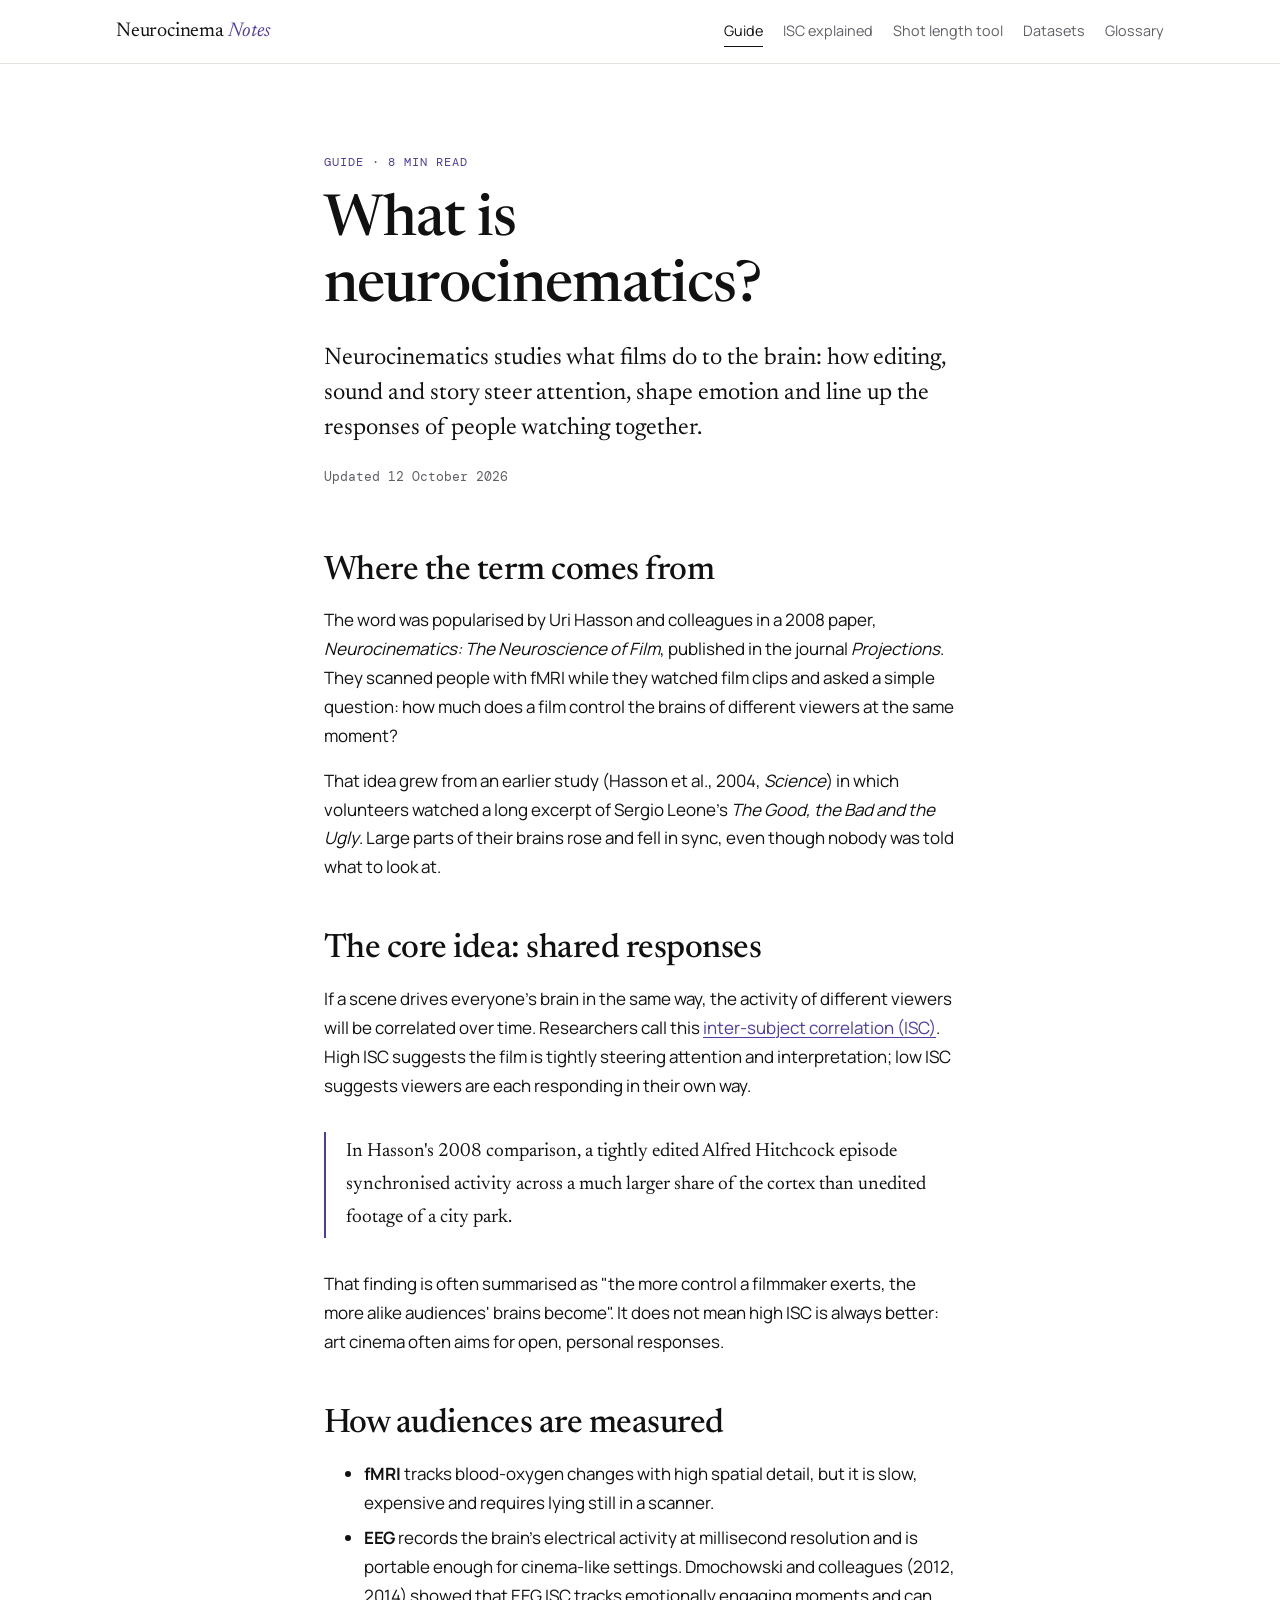
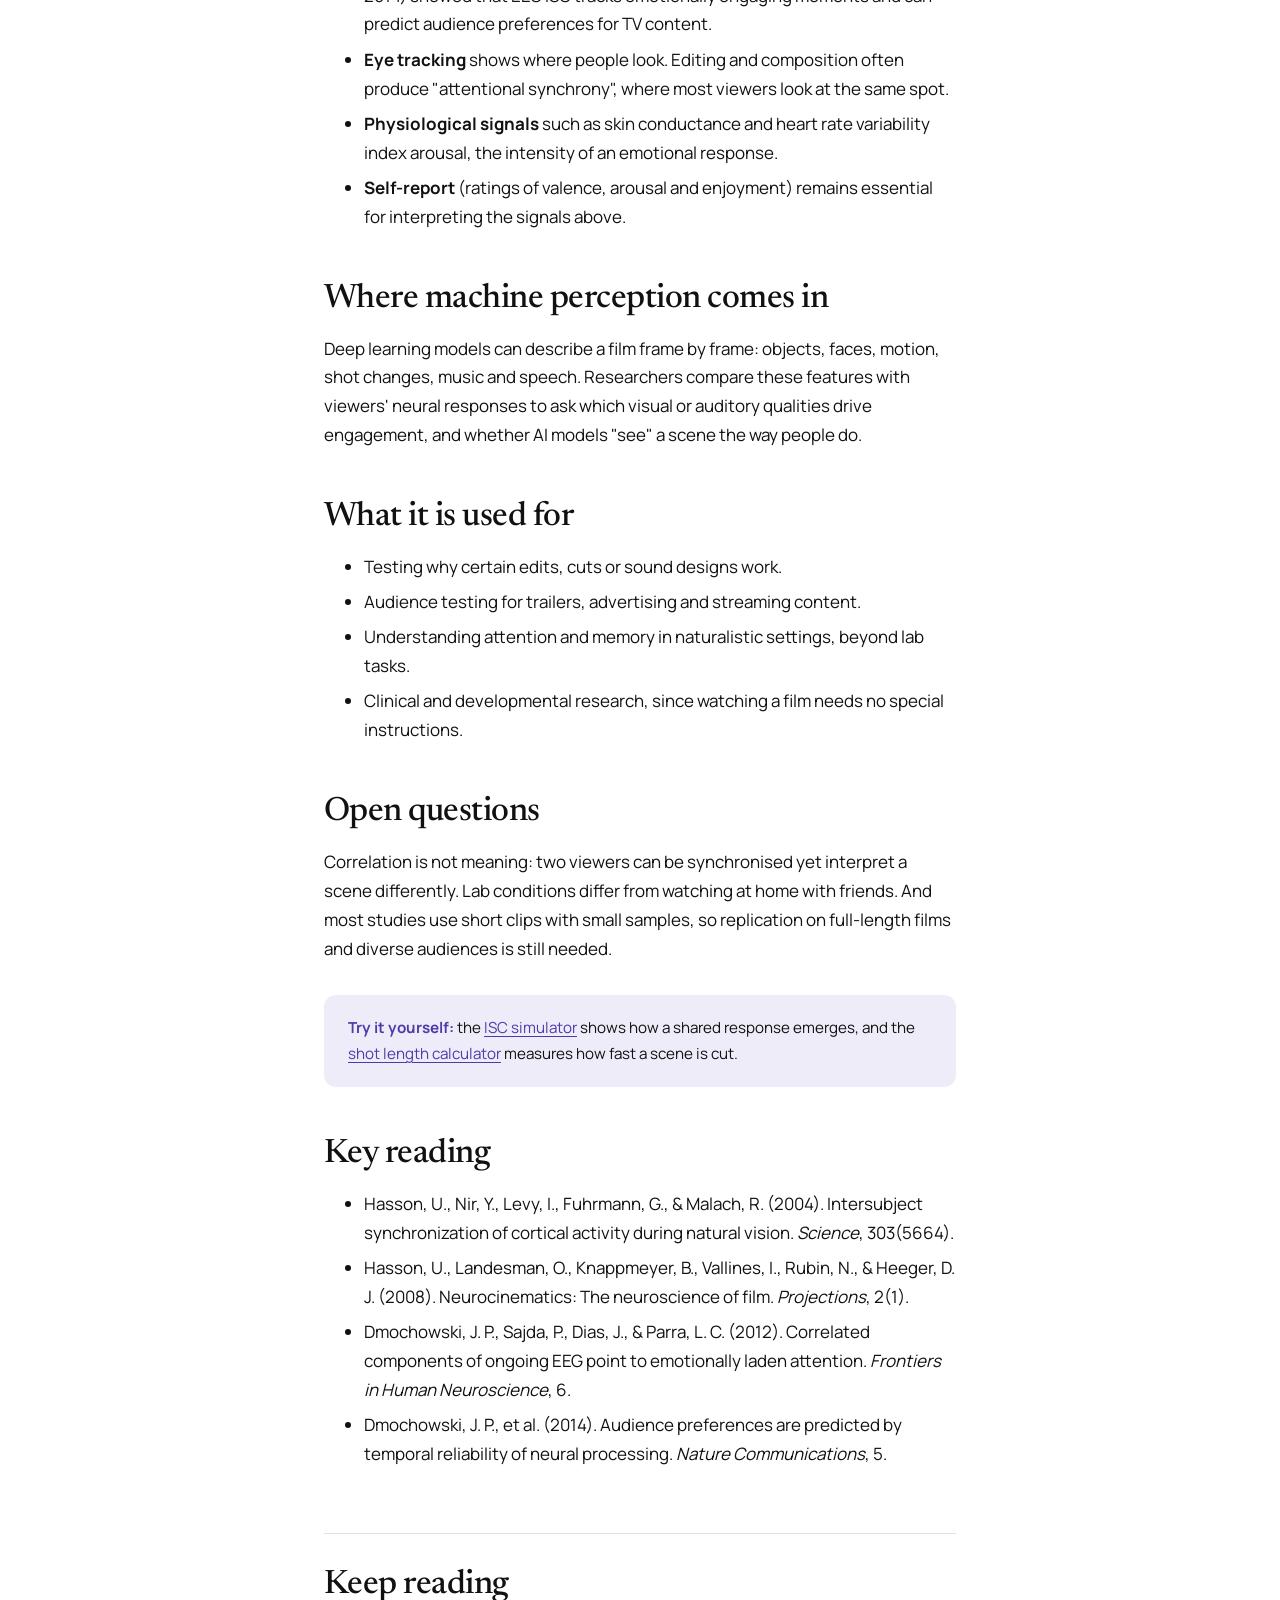
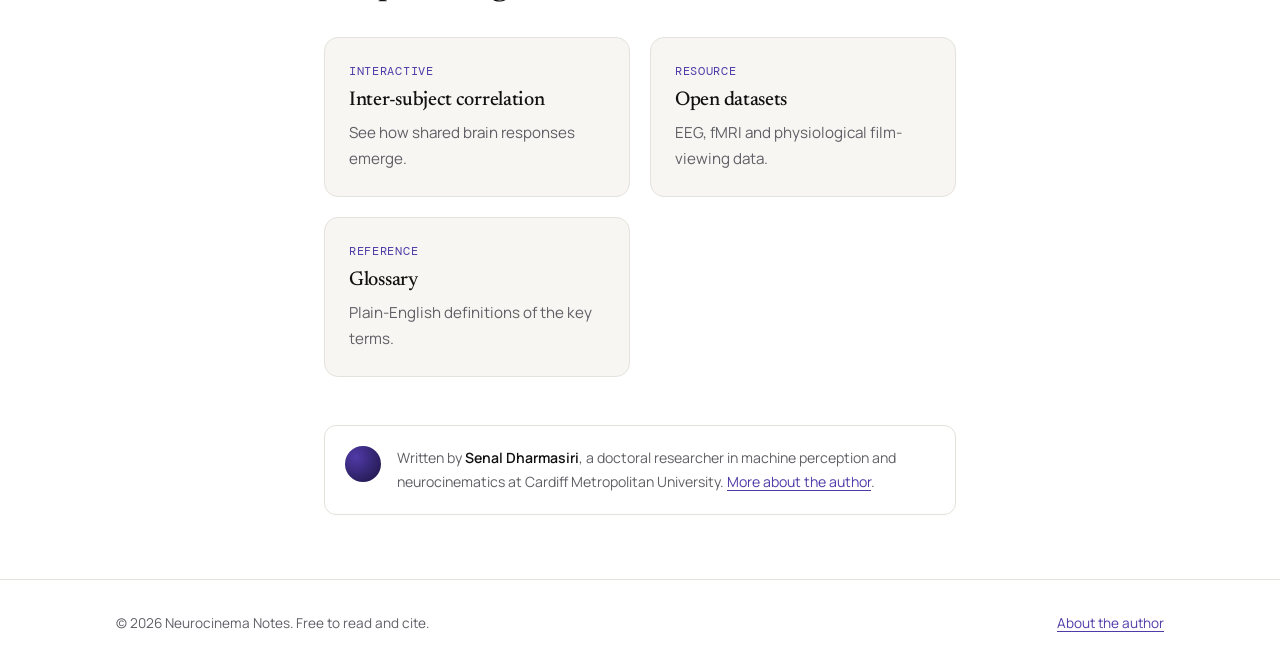
<file: what-is-neurocinematics/index.html>
<!doctype html>
<html lang="en-GB">
<head>
<meta charset="utf-8">
<meta name="viewport" content="width=device-width, initial-scale=1">
<title>What is neurocinematics? A beginner&#x27;s guide | Neurocinema Notes</title>
<meta name="description" content="A plain-English guide to neurocinematics: the study of how films shape viewers&#x27; brain activity, attention and emotion, with methods, key studies and open questions.">
<link rel="canonical" href="https://shenalme.github.io/neurocinematics/what-is-neurocinematics/">
<meta property="og:type" content="article">
<meta property="og:site_name" content="Neurocinema Notes">
<meta property="og:title" content="What is neurocinematics? A beginner&#x27;s guide">
<meta property="og:description" content="A plain-English guide to neurocinematics: the study of how films shape viewers&#x27; brain activity, attention and emotion, with methods, key studies and open questions.">
<meta property="og:url" content="https://shenalme.github.io/neurocinematics/what-is-neurocinematics/">
<meta name="twitter:card" content="summary">
<meta name="theme-color" content="#503aa8">
<link rel="icon" href="data:image/svg+xml,%3Csvg xmlns='http://www.w3.org/2000/svg' viewBox='0 0 32 32'%3E%3Ccircle cx='16' cy='16' r='14' fill='%23503aa8'/%3E%3Cpath d='M8 17c3-6 5 6 8 0s5 6 8 0' stroke='white' stroke-width='2.4' fill='none' stroke-linecap='round'/%3E%3C/svg%3E">
<link rel="preconnect" href="https://fonts.googleapis.com"><link rel="preconnect" href="https://fonts.gstatic.com" crossorigin><link rel="stylesheet" href="https://fonts.googleapis.com/css2?family=Newsreader:ital,opsz,wght@0,6..72,400;0,6..72,500;1,6..72,400&family=Manrope:wght@400;500;600;700&family=DM+Mono:wght@400;500&display=swap">
<link rel="stylesheet" href="../assets/style.css">
<script type="application/ld+json">{"@context": "https://schema.org", "@type": "Article", "headline": "What is neurocinematics? A beginner's guide", "description": "A plain-English guide to neurocinematics: the study of how films shape viewers' brain activity, attention and emotion, with methods, key studies and open questions.", "url": "https://shenalme.github.io/neurocinematics/what-is-neurocinematics/", "author": {"@type": "Person", "name": "Senal Dharmasiri", "url": "https://senaldharmasiri.co.uk/", "affiliation": {"@type": "CollegeOrUniversity", "name": "Cardiff Metropolitan University"}}, "datePublished": "2026-10-12", "dateModified": "2026-10-12"}</script>
</head>
<body>
<a href="#main" style="position:absolute;left:-9999px" onfocus="this.style.left='12px'">Skip to content</a>
<header class="site-head"><div class="wrap"><a class="brand" href="../">Neurocinema <span>Notes</span></a><nav class="nav" aria-label="Main"><a href="../what-is-neurocinematics/" aria-current="page">Guide</a><a href="../inter-subject-correlation/">ISC explained</a><a href="../shot-length-calculator/">Shot length tool</a><a href="../datasets/">Datasets</a><a href="../glossary/">Glossary</a></nav></div></header>
<main id="main">
<article><header class="read hero"><p class="eyebrow">Guide · 8 min read</p>
<h1>What is neurocinematics?</h1>
<p class="lede">Neurocinematics studies what films do to the brain: how editing, sound and story steer attention, shape emotion and line up the responses of people watching together.</p>
<p class="meta">Updated 12 October 2026</p></header>
<div class="read">
<h2 class="reveal">Where the term comes from</h2>
<p class="reveal">The word was popularised by Uri Hasson and colleagues in a 2008 paper, <em>Neurocinematics: The Neuroscience of Film</em>, published in the journal <em>Projections</em>. They scanned people with fMRI while they watched film clips and asked a simple question: how much does a film control the brains of different viewers at the same moment?</p>
<p class="reveal">That idea grew from an earlier study (Hasson et al., 2004, <em>Science</em>) in which volunteers watched a long excerpt of Sergio Leone's <em>The Good, the Bad and the Ugly</em>. Large parts of their brains rose and fell in sync, even though nobody was told what to look at.</p>

<h2 class="reveal">The core idea: shared responses</h2>
<p class="reveal">If a scene drives everyone's brain in the same way, the activity of different viewers will be correlated over time. Researchers call this <a href="../inter-subject-correlation/">inter-subject correlation (ISC)</a>. High ISC suggests the film is tightly steering attention and interpretation; low ISC suggests viewers are each responding in their own way.</p>
<blockquote class="reveal">In Hasson's 2008 comparison, a tightly edited Alfred Hitchcock episode synchronised activity across a much larger share of the cortex than unedited footage of a city park.</blockquote>
<p class="reveal">That finding is often summarised as "the more control a filmmaker exerts, the more alike audiences' brains become". It does not mean high ISC is always better: art cinema often aims for open, personal responses.</p>

<h2 class="reveal">How audiences are measured</h2>
<ul class="reveal">
<li><strong>fMRI</strong> tracks blood-oxygen changes with high spatial detail, but it is slow, expensive and requires lying still in a scanner.</li>
<li><strong>EEG</strong> records the brain's electrical activity at millisecond resolution and is portable enough for cinema-like settings. Dmochowski and colleagues (2012, 2014) showed that EEG ISC tracks emotionally engaging moments and can predict audience preferences for TV content.</li>
<li><strong>Eye tracking</strong> shows where people look. Editing and composition often produce "attentional synchrony", where most viewers look at the same spot.</li>
<li><strong>Physiological signals</strong> such as skin conductance and heart rate variability index arousal, the intensity of an emotional response.</li>
<li><strong>Self-report</strong> (ratings of valence, arousal and enjoyment) remains essential for interpreting the signals above.</li>
</ul>

<h2 class="reveal">Where machine perception comes in</h2>
<p class="reveal">Deep learning models can describe a film frame by frame: objects, faces, motion, shot changes, music and speech. Researchers compare these features with viewers' neural responses to ask which visual or auditory qualities drive engagement, and whether AI models "see" a scene the way people do.</p>

<h2 class="reveal">What it is used for</h2>
<ul class="reveal">
<li>Testing why certain edits, cuts or sound designs work.</li>
<li>Audience testing for trailers, advertising and streaming content.</li>
<li>Understanding attention and memory in naturalistic settings, beyond lab tasks.</li>
<li>Clinical and developmental research, since watching a film needs no special instructions.</li>
</ul>

<h2 class="reveal">Open questions</h2>
<p class="reveal">Correlation is not meaning: two viewers can be synchronised yet interpret a scene differently. Lab conditions differ from watching at home with friends. And most studies use short clips with small samples, so replication on full-length films and diverse audiences is still needed.</p>

<div class="note reveal"><strong>Try it yourself:</strong> the <a href="../inter-subject-correlation/">ISC simulator</a> shows how a shared response emerges, and the <a href="../shot-length-calculator/">shot length calculator</a> measures how fast a scene is cut.</div>

<h2 class="reveal">Key reading</h2>
<ul class="reveal">
<li>Hasson, U., Nir, Y., Levy, I., Fuhrmann, G., &amp; Malach, R. (2004). Intersubject synchronization of cortical activity during natural vision. <em>Science</em>, 303(5664).</li>
<li>Hasson, U., Landesman, O., Knappmeyer, B., Vallines, I., Rubin, N., &amp; Heeger, D. J. (2008). Neurocinematics: The neuroscience of film. <em>Projections</em>, 2(1).</li>
<li>Dmochowski, J. P., Sajda, P., Dias, J., &amp; Parra, L. C. (2012). Correlated components of ongoing EEG point to emotionally laden attention. <em>Frontiers in Human Neuroscience</em>, 6.</li>
<li>Dmochowski, J. P., et al. (2014). Audience preferences are predicted by temporal reliability of neural processing. <em>Nature Communications</em>, 5.</li>
</ul>
<section class="related reveal"><h2 style="margin-top:0">Keep reading</h2><div class="grid"><a class="card" href="../inter-subject-correlation/"><span class="tag">Interactive</span><h3>Inter-subject correlation</h3><p>See how shared brain responses emerge.</p></a><a class="card" href="../datasets/"><span class="tag">Resource</span><h3>Open datasets</h3><p>EEG, fMRI and physiological film-viewing data.</p></a><a class="card" href="../glossary/"><span class="tag">Reference</span><h3>Glossary</h3><p>Plain-English definitions of the key terms.</p></a></div></section>
<aside class="author reveal" aria-label="About the author"><span class="dot" aria-hidden="true"></span>
<p style="margin:0">Written by <b>Senal Dharmasiri</b>, a doctoral researcher in machine perception and neurocinematics at Cardiff Metropolitan University. <a href="https://senaldharmasiri.co.uk/">More about the author</a>.</p></aside>
</div></article>
</main>
<footer class="site-foot"><div class="wrap"><span>&copy; <span id="year">2026</span> Neurocinema Notes. Free to read and cite.</span><span><a href="https://senaldharmasiri.co.uk/">About the author</a></span></div></footer>
<script src="../assets/site.js" defer></script>
</body>
</html>
</file>
<file: assets/style.css>
/* Neurocinema Notes: shared styles.
   Layout: a narrow reading column for articles, wider canvas for tools.
   Palette matches senaldharmasiri.co.uk (white, near-black, violet accent). */
:root {
  --bg: #ffffff;
  --surface: #f7f6f2;
  --ink: #111111;
  --muted: #5f5f66;
  --line: #e4e2dc;
  --accent: #503aa8;
  --accent-soft: #efecfa;
  --display: "Newsreader", "Iowan Old Style", Georgia, serif;
  --body: "Manrope", system-ui, -apple-system, "Segoe UI", sans-serif;
  --mono: "DM Mono", ui-monospace, "SF Mono", Menlo, monospace;
  --read: 42rem;
  --wide: 68rem;
  --ease: cubic-bezier(.2, .7, .2, 1);
  color-scheme: light;
}
@media (prefers-color-scheme: dark) {
  :root {
    --bg: #0f0f12; --surface: #17171c; --ink: #ececf0; --muted: #a2a2ad;
    --line: #2a2a31; --accent: #a99af0; --accent-soft: #221d3a;
    color-scheme: dark;
  }
}

* { box-sizing: border-box; }
html { scroll-behavior: smooth; }
body {
  margin: 0; background: var(--bg); color: var(--ink);
  font-family: var(--body); font-size: 1.0625rem; line-height: 1.7;
  -webkit-font-smoothing: antialiased; text-rendering: optimizeLegibility;
}
img, canvas { max-width: 100%; display: block; }
a { color: var(--accent); text-underline-offset: 3px; text-decoration-thickness: 1px; }
a:hover { text-decoration-thickness: 2px; }
:focus-visible { outline: 2px solid var(--accent); outline-offset: 3px; border-radius: 4px; }
::selection { background: var(--accent); color: #fff; }

.wrap { max-width: var(--wide); margin-inline: auto; padding-inline: 20px; }
.read { max-width: var(--read); margin-inline: auto; padding-inline: 20px; }

/* Header */
.site-head {
  position: sticky; top: 0; z-index: 10;
  background: color-mix(in srgb, var(--bg) 85%, transparent);
  -webkit-backdrop-filter: saturate(180%) blur(14px); backdrop-filter: saturate(180%) blur(14px);
  border-bottom: 1px solid var(--line);
}
.site-head .wrap { display: flex; align-items: center; justify-content: space-between; gap: 1rem; flex-wrap: wrap; padding-block: .9rem; }
.brand { font-family: var(--display); font-size: 1.25rem; color: var(--ink); text-decoration: none; letter-spacing: -.01em; }
.brand span { color: var(--accent); font-style: italic; }
.nav { display: flex; gap: 1.25rem; flex-wrap: wrap; font-size: .9rem; }
.nav a { color: var(--muted); text-decoration: none; position: relative; }
.nav a::after { content: ""; position: absolute; left: 0; right: 0; bottom: -3px; height: 1px; background: currentColor; transform: scaleX(0); transform-origin: left; transition: transform .35s var(--ease); }
.nav a:hover, .nav a[aria-current="page"] { color: var(--ink); }
.nav a:hover::after, .nav a[aria-current="page"]::after { transform: scaleX(1); }

/* Type */
h1, h2, h3 { font-family: var(--display); font-weight: 500; letter-spacing: -.015em; line-height: 1.15; text-wrap: balance; margin: 0; }
h1 { font-size: clamp(2.3rem, 5.5vw, 3.6rem); }
h2 { font-size: clamp(1.6rem, 3vw, 2.1rem); margin-top: 3rem; }
h3 { font-size: 1.3rem; margin-top: 2rem; }
p, ul, ol { margin: 1rem 0 0; }
.eyebrow { font-family: var(--mono); font-size: .78rem; letter-spacing: .08em; text-transform: uppercase; color: var(--accent); margin: 0 0 1rem; }
.lede { font-family: var(--display); font-size: clamp(1.25rem, 2.2vw, 1.5rem); line-height: 1.45; color: var(--ink); margin-top: 1.25rem; }
.meta { font-family: var(--mono); font-size: .8rem; color: var(--muted); margin-top: 1.25rem; }
.muted { color: var(--muted); }
blockquote { margin: 2rem 0; padding: .25rem 0 .25rem 1.25rem; border-left: 2px solid var(--accent); font-family: var(--display); font-size: 1.2rem; }
code { font-family: var(--mono); font-size: .9em; background: var(--surface); padding: .1em .35em; border-radius: 4px; }

/* Article hero */
.hero { padding-block: clamp(3rem, 8vw, 5.5rem) 1rem; }
article { padding-bottom: 4rem; }
article ul li + li, article ol li + li { margin-top: .4rem; }

/* Cards */
.grid { display: grid; grid-template-columns: repeat(auto-fit, minmax(17rem, 1fr)); gap: 1.25rem; margin-top: 2rem; }
.card {
  display: grid; gap: .5rem; align-content: start; padding: 1.5rem;
  background: var(--surface); border: 1px solid var(--line); border-radius: 14px;
  color: inherit; text-decoration: none;
  transition: transform .45s var(--ease), box-shadow .45s var(--ease), border-color .45s;
}
a.card:hover { transform: translateY(-5px); box-shadow: 0 28px 50px -30px rgba(0,0,0,.35); border-color: color-mix(in srgb, var(--accent) 45%, var(--line)); }
.card h3 { margin: 0; font-size: 1.25rem; }
.card p { margin: 0; color: var(--muted); font-size: .95rem; }
.tag { font-family: var(--mono); font-size: .72rem; letter-spacing: .06em; text-transform: uppercase; color: var(--accent); }

/* Callout */
.note { margin-top: 2rem; padding: 1.25rem 1.5rem; background: var(--accent-soft); border-radius: 12px; font-size: .95rem; }
.note strong { color: var(--accent); }

/* Tools */
.tool { margin-top: 2rem; padding: clamp(1.25rem, 3vw, 2rem); background: var(--surface); border: 1px solid var(--line); border-radius: 16px; }
.controls { display: grid; grid-template-columns: repeat(auto-fit, minmax(14rem, 1fr)); gap: 1.25rem; margin-bottom: 1.5rem; }
.control label { display: flex; justify-content: space-between; font-size: .9rem; font-weight: 600; }
.control output { font-family: var(--mono); color: var(--accent); font-weight: 500; }
input[type="range"] { width: 100%; accent-color: var(--accent); margin-top: .5rem; }
input[type="text"], input[type="number"], textarea {
  width: 100%; margin-top: .4rem; padding: .7rem .8rem; font: inherit; font-size: .95rem;
  color: var(--ink); background: var(--bg); border: 1px solid var(--line); border-radius: 10px;
}
textarea { min-height: 8rem; font-family: var(--mono); font-size: .85rem; resize: vertical; }
.btn {
  display: inline-flex; align-items: center; gap: .4rem; padding: .65rem 1.1rem; border-radius: 999px;
  font: inherit; font-size: .9rem; font-weight: 600; cursor: pointer;
  background: var(--ink); color: var(--bg); border: 1px solid var(--ink);
  transition: transform .25s ease, box-shadow .25s ease;
}
.btn:hover { transform: translateY(-2px); box-shadow: 0 10px 22px -12px rgba(0,0,0,.5); }
.btn.ghost { background: transparent; color: var(--ink); }
.stats { display: grid; grid-template-columns: repeat(auto-fit, minmax(9rem, 1fr)); gap: 1rem; margin-top: 1.5rem; }
.stat { padding: 1rem; background: var(--bg); border: 1px solid var(--line); border-radius: 12px; }
.stat b { display: block; font-family: var(--display); font-size: 1.9rem; font-weight: 500; font-variant-numeric: tabular-nums; line-height: 1.1; }
.stat span { font-size: .8rem; color: var(--muted); }
.plot { width: 100%; height: 280px; background: var(--bg); border: 1px solid var(--line); border-radius: 12px; }
.chart-wrap { overflow-x: auto; }

/* Tables / lists */
.table-wrap { overflow-x: auto; margin-top: 1.5rem; }
table { width: 100%; border-collapse: collapse; font-size: .92rem; }
th, td { text-align: left; padding: .8rem .6rem; border-bottom: 1px solid var(--line); vertical-align: top; }
th { font-family: var(--mono); font-size: .75rem; letter-spacing: .06em; text-transform: uppercase; color: var(--muted); font-weight: 500; }
dl.glossary dt { font-family: var(--display); font-size: 1.25rem; margin-top: 2rem; }
dl.glossary dd { margin: .35rem 0 0; color: var(--ink); }
.az { display: flex; flex-wrap: wrap; gap: .4rem; margin-top: 1.5rem; }
.az a { font-family: var(--mono); font-size: .8rem; padding: .3rem .55rem; border: 1px solid var(--line); border-radius: 6px; text-decoration: none; color: var(--muted); }
.az a:hover { color: var(--accent); border-color: var(--accent); }

/* Related + author */
.related { margin-top: 4rem; padding-top: 2rem; border-top: 1px solid var(--line); }
.author {
  display: flex; gap: 1rem; align-items: flex-start; margin-top: 3rem; padding: 1.25rem;
  border: 1px solid var(--line); border-radius: 12px; font-size: .88rem; color: var(--muted);
}
.author b { color: var(--ink); font-weight: 600; }
.author .dot { flex: none; width: 2.25rem; height: 2.25rem; border-radius: 50%; background: radial-gradient(circle at 30% 30%, var(--accent), #1b1340); }

.site-foot { border-top: 1px solid var(--line); padding-block: 2rem; font-size: .85rem; color: var(--muted); }
.site-foot .wrap { display: flex; flex-wrap: wrap; justify-content: space-between; gap: 1rem; }

/* Motion: content is visible by default; script adds .reveal only when motion is allowed */
@keyframes rise { from { opacity: 0; transform: translateY(22px); } to { opacity: 1; transform: none; } }
.hero > * { animation: rise .9s var(--ease) backwards; }
.hero > *:nth-child(2) { animation-delay: .08s; }
.hero > *:nth-child(3) { animation-delay: .16s; }
.hero > *:nth-child(4) { animation-delay: .24s; }
.js-reveal .reveal { opacity: 0; transform: translateY(22px); transition: opacity .8s var(--ease), transform .8s var(--ease); }
.js-reveal .reveal.in { opacity: 1; transform: none; }
@media (prefers-reduced-motion: reduce) {
  *, *::before, *::after { animation: none !important; transition: none !important; }
  html { scroll-behavior: auto; }
  .js-reveal .reveal { opacity: 1; transform: none; }
}
</file>
